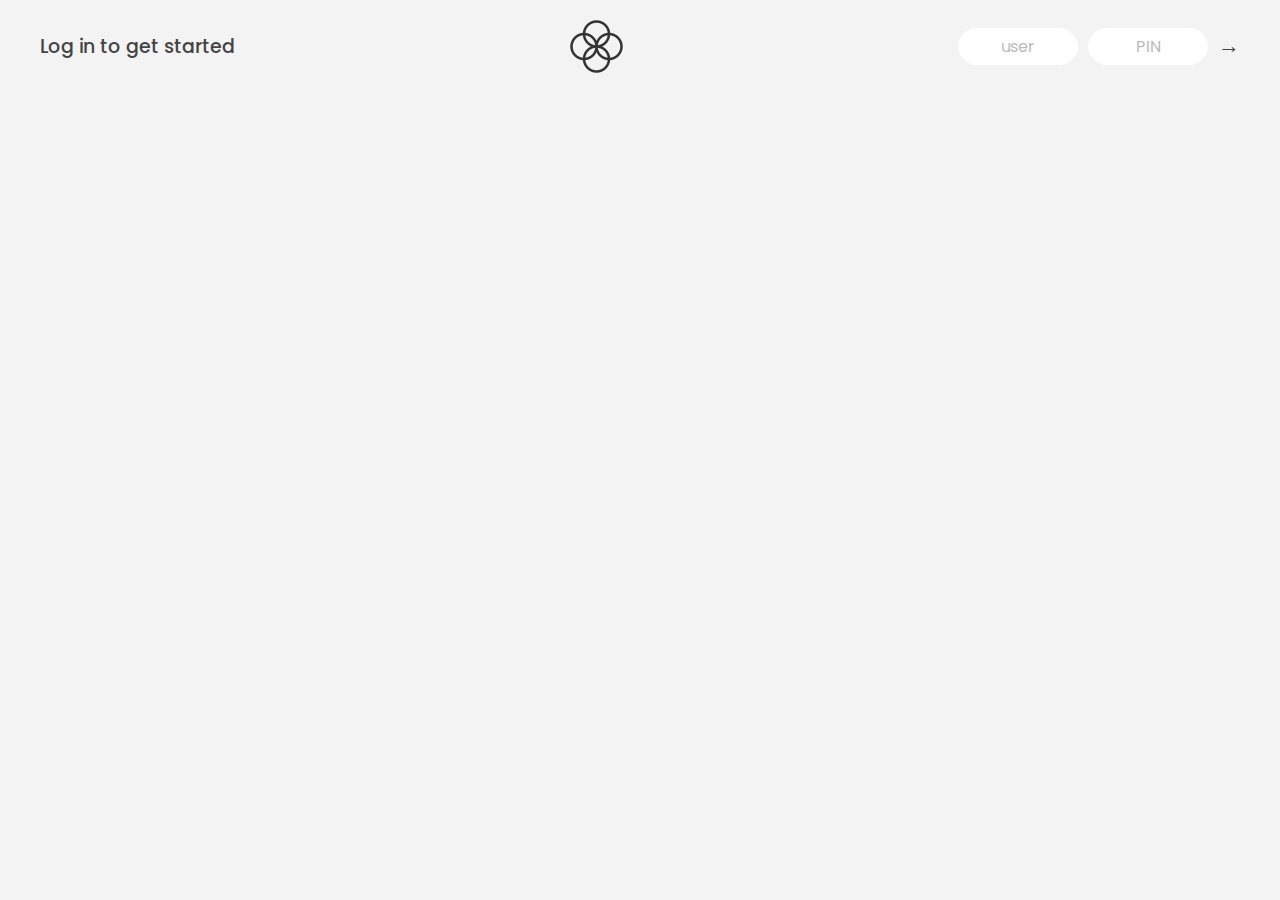
<file: Bankist2/index.html>
<!DOCTYPE html>
<html lang="en">
  <head>
    <meta charset="UTF-8" />
    <meta name="viewport" content="width=device-width, initial-scale=1.0" />
    <meta http-equiv="X-UA-Compatible" content="ie=edge" />
    <link rel="shortcut icon" type="image/png" href="/icon.png" />

    <link
      href="https://fonts.googleapis.com/css?family=Poppins:400,500,600&display=swap"
      rel="stylesheet"
    />

    <link rel="stylesheet" href="style.css" />
    <title>Bankist</title>
  </head>
  <body>
    <!-- TOP NAVIGATION -->
    <nav>
      <p class="welcome">Log in to get started</p>
      <img src="logo.png" alt="Logo" class="logo" />
      <form class="login">
        <input
          type="text"
          placeholder="user"
          class="login__input login__input--user"
        />
        <!-- In practice, use type="password" -->
        <input
          type="text"
          placeholder="PIN"
          maxlength="4"
          class="login__input login__input--pin"
        />
        <button class="login__btn">&rarr;</button>
      </form>
    </nav>

    <main class="app">
      <!-- BALANCE -->
      <div class="balance">
        <div>
          <p class="balance__label">Current balance</p>
          <p class="balance__date">
            As of <span class="date">05/03/2037</span>
          </p>
        </div>
        <p class="balance__value">0000€</p>
      </div>

      <!-- MOVEMENTS -->
      <div class="movements">
        <div class="movements__row">
          <div class="movements__type movements__type--deposit">2 deposit</div>
          <div class="movements__date">3 days ago</div>
          <div class="movements__value">4 000€</div>
        </div>
        <div class="movements__row">
          <div class="movements__type movements__type--withdrawal">
            1 withdrawal
          </div>
          <div class="movements__date">24/01/2037</div>
          <div class="movements__value">-378€</div>
        </div>
      </div>

      <!-- SUMMARY -->
      <div class="summary">
        <p class="summary__label">In</p>
        <p class="summary__value summary__value--in">0000€</p>
        <p class="summary__label">Out</p>
        <p class="summary__value summary__value--out">0000€</p>
        <p class="summary__label">Interest</p>
        <p class="summary__value summary__value--interest">0000€</p>
        <button class="btn--sort">&downarrow; SORT</button>
      </div>

      <!-- OPERATION: TRANSFERS -->
      <div class="operation operation--transfer">
        <h2>Transfer money</h2>
        <form class="form form--transfer">
          <input type="text" class="form__input form__input--to" />
          <input type="number" class="form__input form__input--amount" />
          <button class="form__btn form__btn--transfer">&rarr;</button>
          <label class="form__label">Transfer to</label>
          <label class="form__label">Amount</label>
        </form>
      </div>

      <!-- OPERATION: LOAN -->
      <div class="operation operation--loan">
        <h2>Request loan</h2>
        <form class="form form--loan">
          <input type="number" class="form__input form__input--loan-amount" />
          <button class="form__btn form__btn--loan">&rarr;</button>
          <label class="form__label form__label--loan">Amount</label>
        </form>
      </div>

      <!-- OPERATION: CLOSE -->
      <div class="operation operation--close">
        <h2>Close account</h2>
        <form class="form form--close">
          <input type="text" class="form__input form__input--user" />
          <input
            type="password"
            maxlength="6"
            class="form__input form__input--pin"
          />
          <button class="form__btn form__btn--close">&rarr;</button>
          <label class="form__label">Confirm user</label>
          <label class="form__label">Confirm PIN</label>
        </form>
      </div>

      <!-- LOGOUT TIMER -->
      <p class="logout-timer">
        You will be logged out in <span class="timer">05:00</span>
      </p>
    </main>

    <!-- <footer>
      &copy; by Jonas Schmedtmann. Don't claim as your own :)
    </footer> -->

    <script src="script.js"></script>
  </body>
</html>
</file>
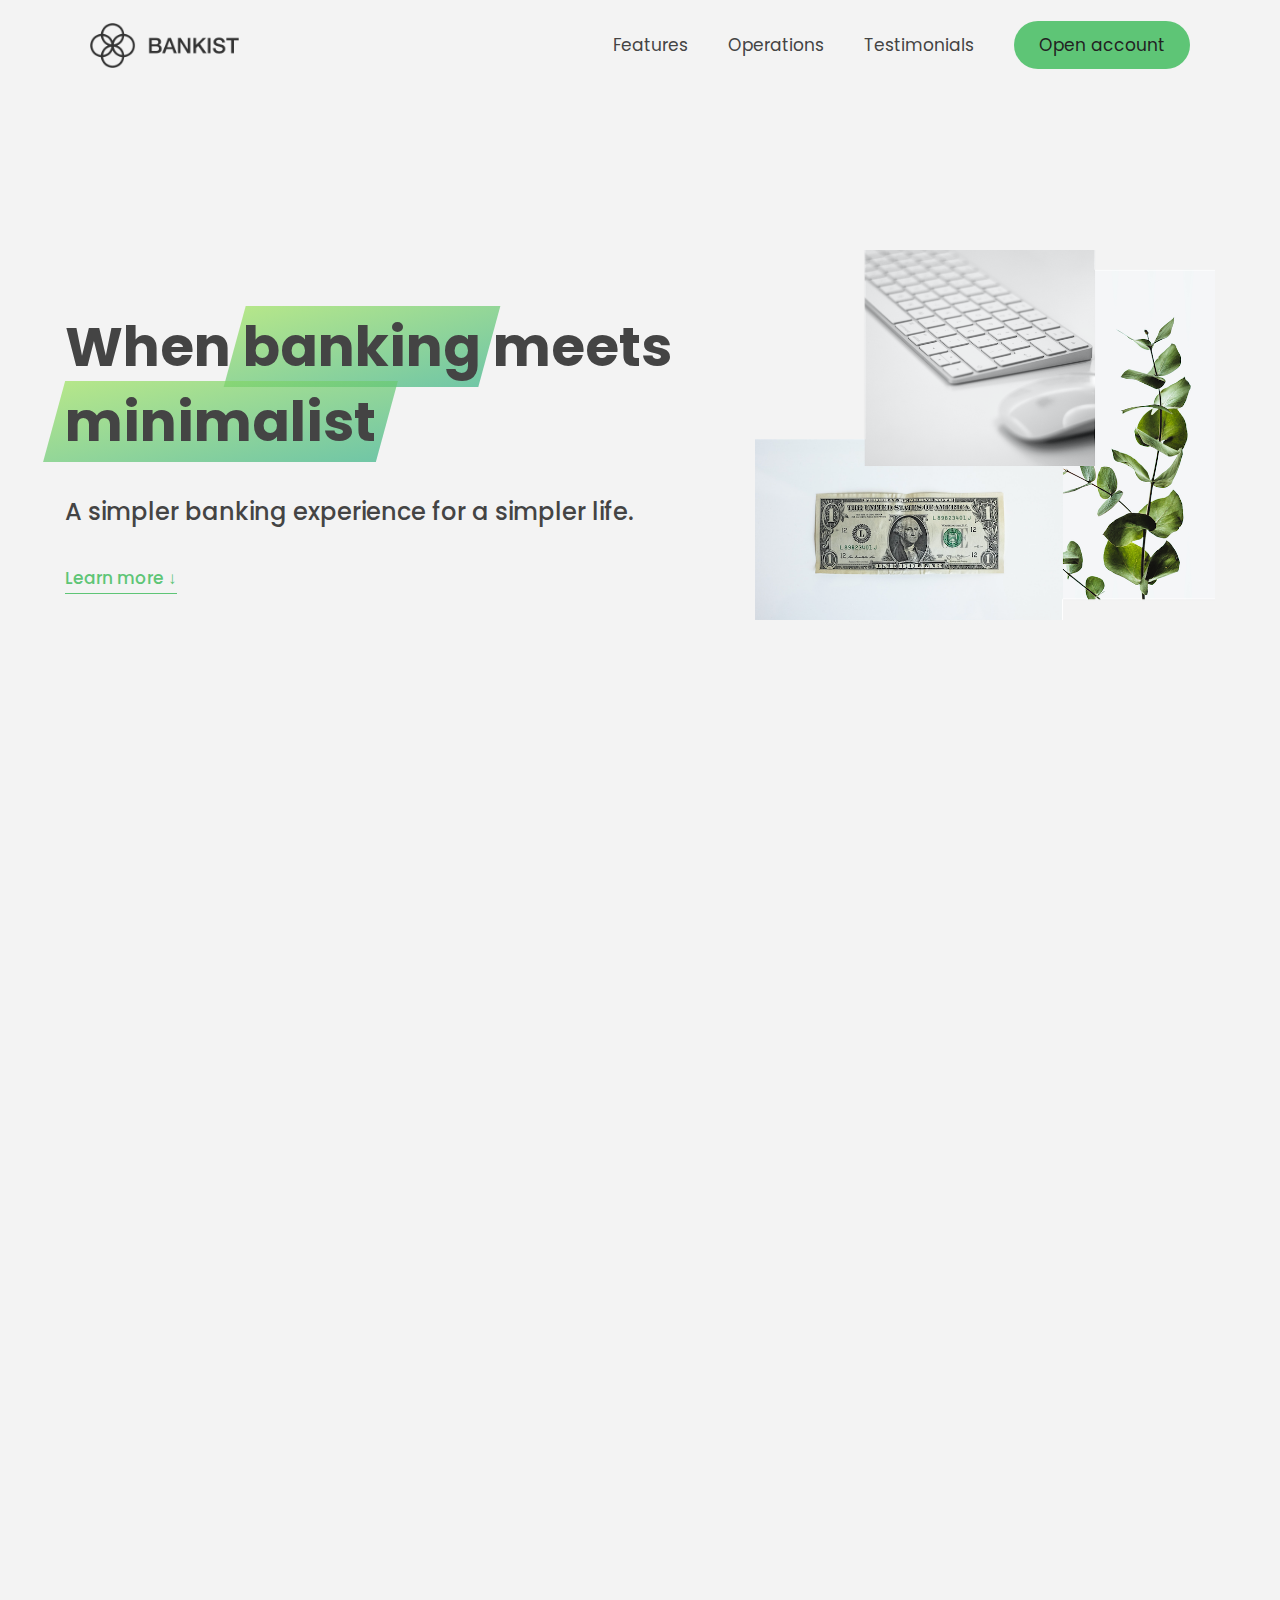
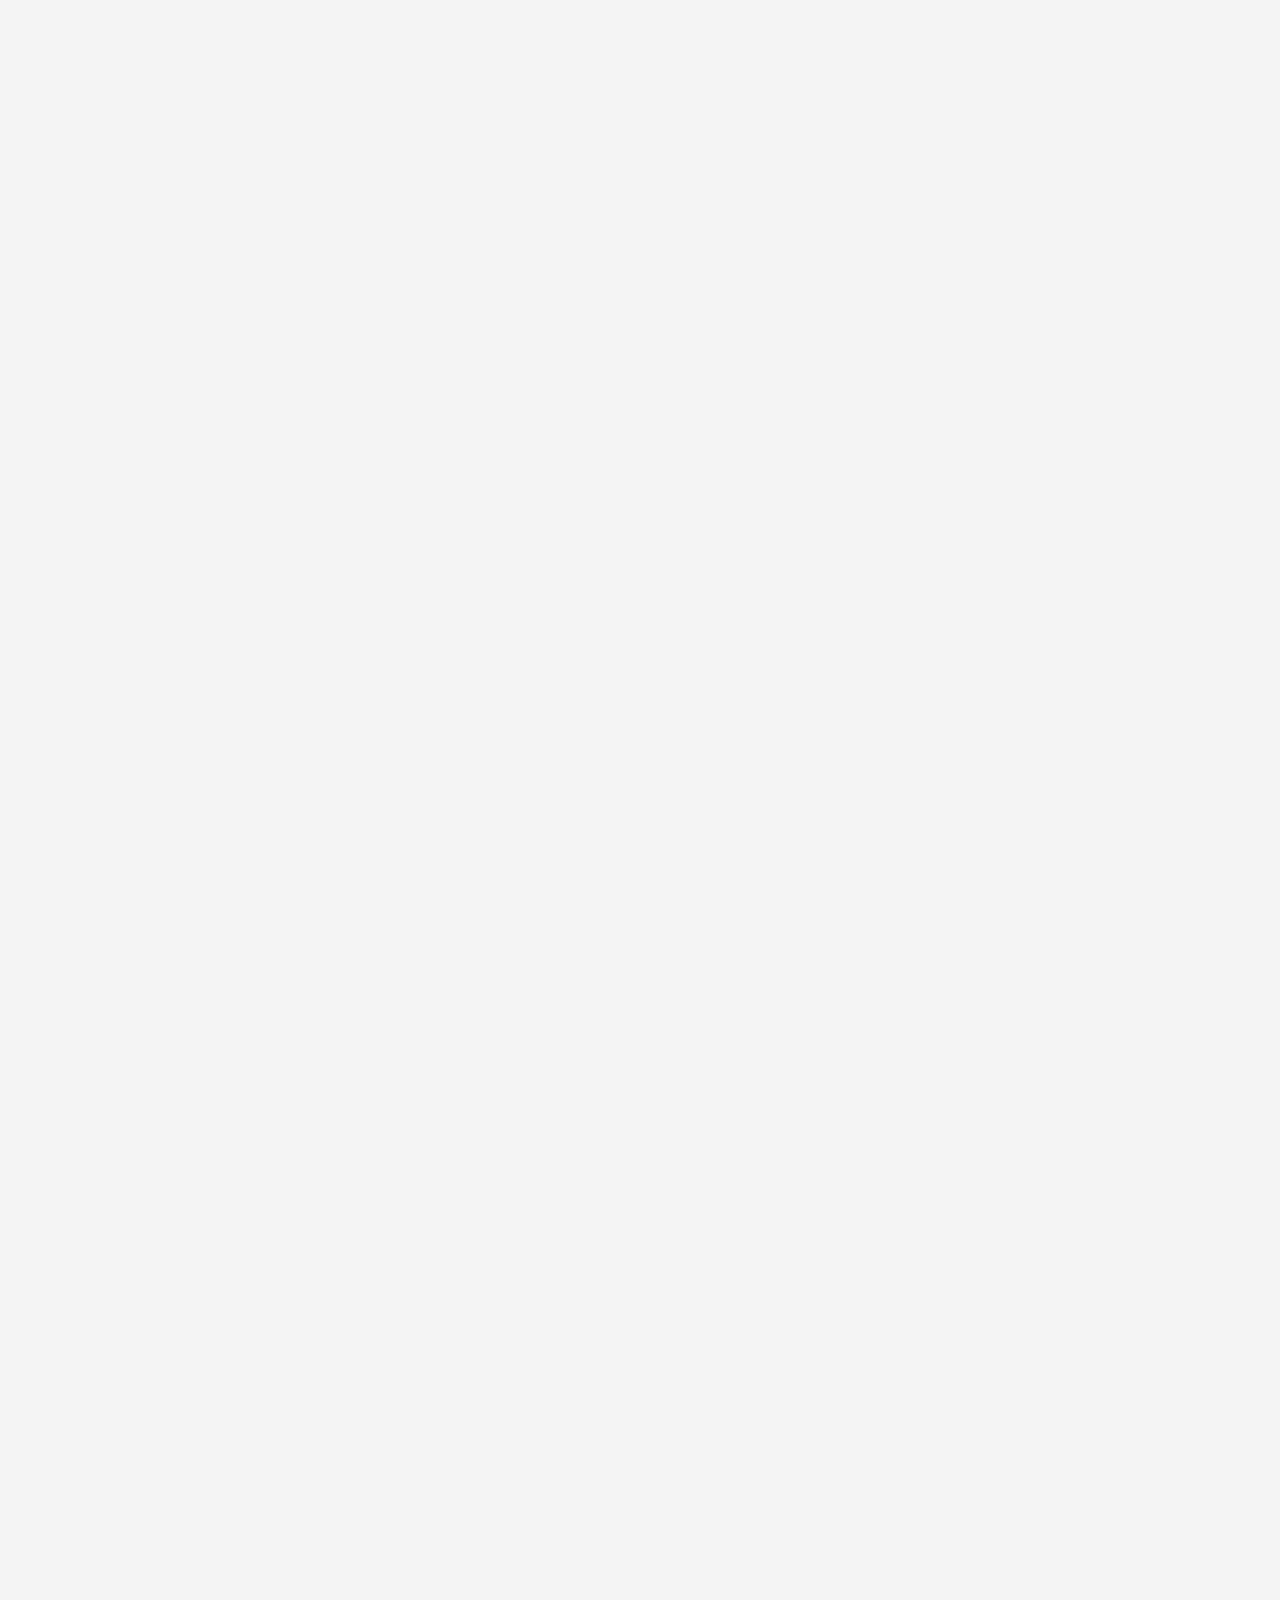
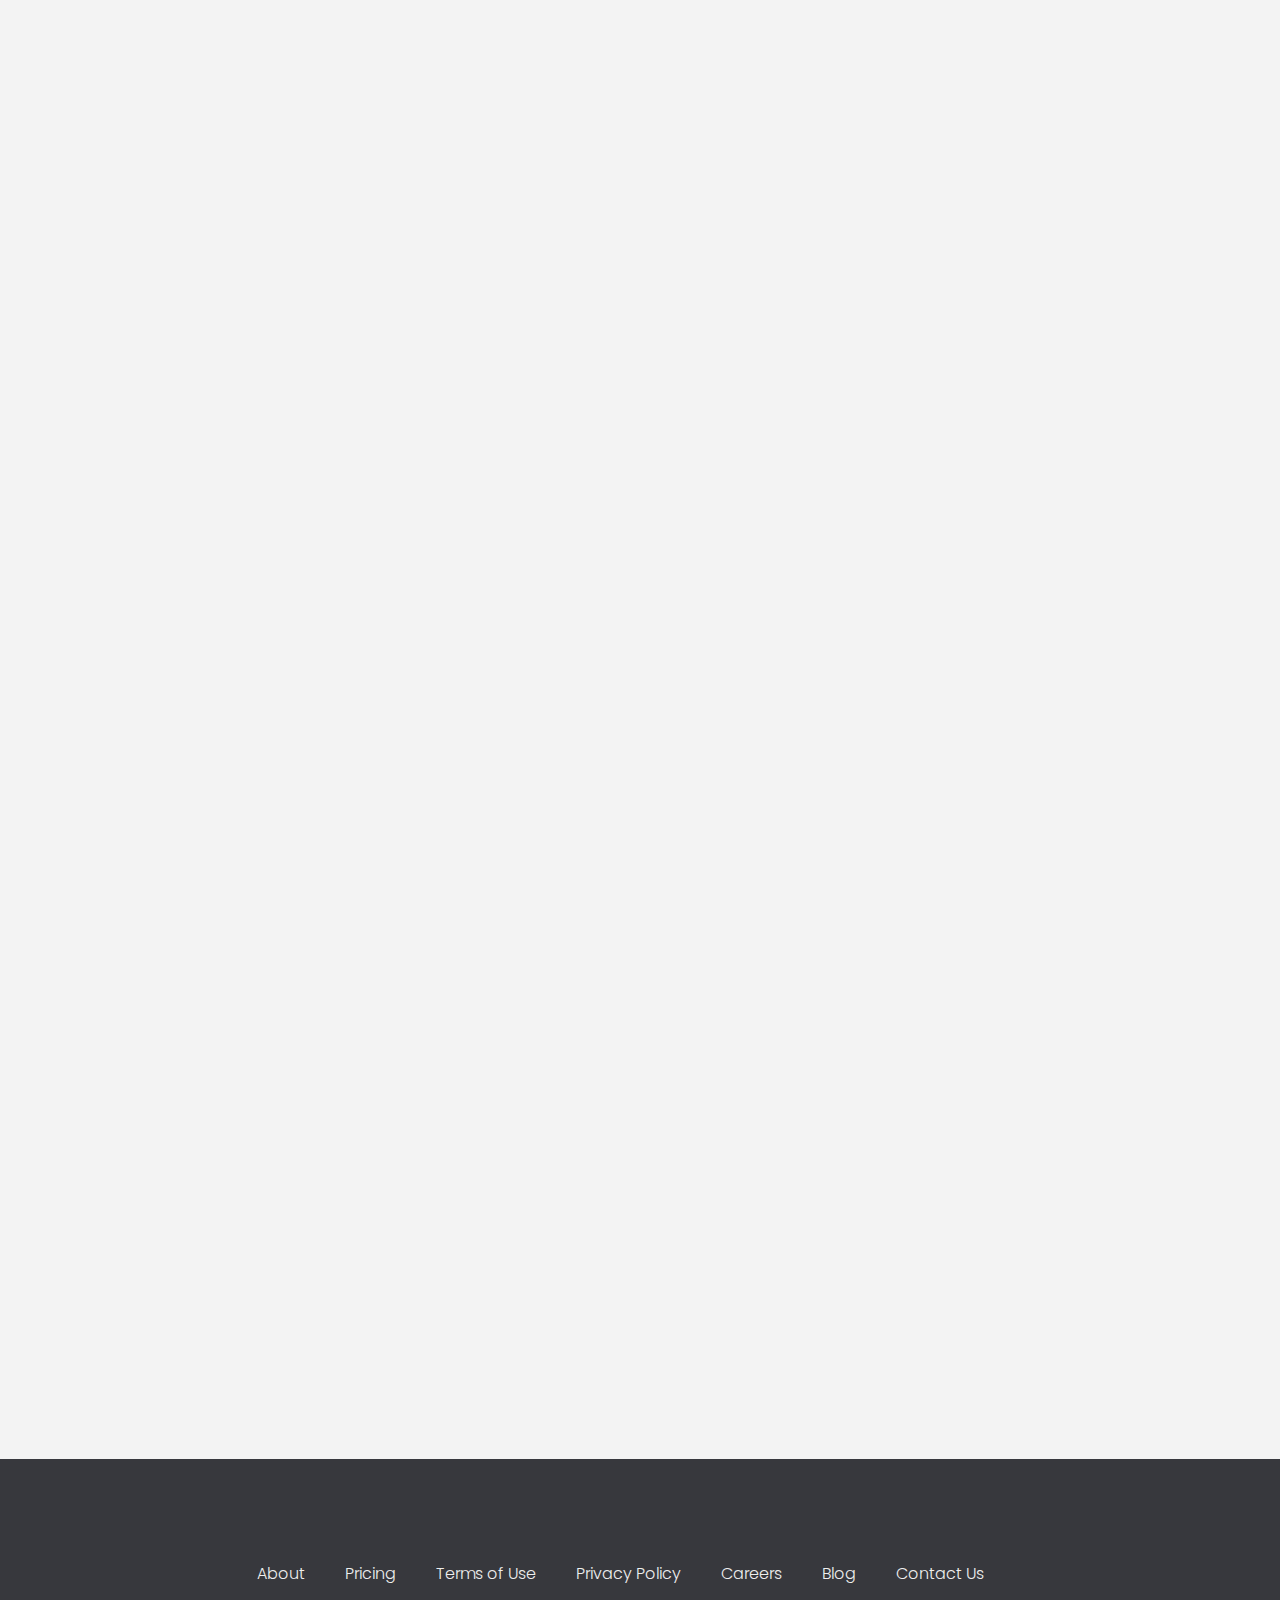
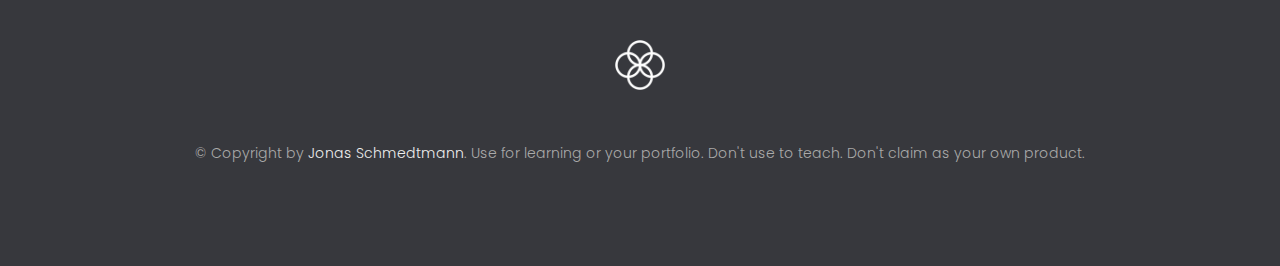
<file: DOM/index.html>
<!DOCTYPE html>
<html lang="en">
  <head>
    <meta charset="UTF-8" />
    <meta name="viewport" content="width=device-width, initial-scale=1.0" />
    <meta http-equiv="X-UA-Compatible" content="ie=edge" />
    <link rel="shortcut icon" type="image/png" href="img/icon.png" />

    <link
      href="https://fonts.googleapis.com/css?family=Poppins:300,400,500,600&display=swap"
      rel="stylesheet"
    />
    <link rel="stylesheet" href="style.css" />
    <title>Bankist | When Banking meets Minimalist</title>

    <script defer src="script.js"></script>
  </head>
  <body>
    <header class="header">
      <nav class="nav">
        <img
          src="img/logo.png"
          alt="Bankist logo"
          class="nav__logo"
          id="logo"
          designer="Jonas"
          data-version-number="3.0"
        />
        <ul class="nav__links">
          <li class="nav__item">
            <a class="nav__link" href="#section--1">Features</a>
          </li>
          <li class="nav__item">
            <a class="nav__link" href="#section--2">Operations</a>
          </li>
          <li class="nav__item">
            <a class="nav__link" href="#section--3">Testimonials</a>
          </li>
          <li class="nav__item">
            <a class="nav__link nav__link--btn btn--show-modal" href="#"
              >Open account</a
            >
          </li>
        </ul>
      </nav>

      <div class="header__title">
        <!-- <h1 onclick="alert('HTML alert')"> -->
        <h1>
          When
          <!-- Green highlight effect -->
          <span class="highlight">banking</span>
          meets<br />
          <span class="highlight">minimalist</span>
        </h1>
        <h4>A simpler banking experience for a simpler life.</h4>
        <button class="btn--text btn--scroll-to">Learn more &DownArrow;</button>
        <img
          src="img/hero.png"
          class="header__img"
          alt="Minimalist bank items"
        />
      </div>
    </header>

    <section class="section" id="section--1">
      <div class="section__title">
        <h2 class="section__description">Features</h2>
        <h3 class="section__header">
          Everything you need in a modern bank and more.
        </h3>
      </div>

      <div class="features">
        <img
          src="img/digital-lazy.jpg"
          data-src="img/digital.jpg"
          alt="Computer"
          class="features__img lazy-img"
        />
        <div class="features__feature">
          <div class="features__icon">
            <svg>
              <use xlink:href="img/icons.svg#icon-monitor"></use>
            </svg>
          </div>
          <h5 class="features__header">100% digital bank</h5>
          <p>
            Lorem ipsum dolor sit amet consectetur adipisicing elit. Unde alias
            sint quos? Accusantium a fugiat porro reiciendis saepe quibusdam
            debitis ducimus.
          </p>
        </div>

        <div class="features__feature">
          <div class="features__icon">
            <svg>
              <use xlink:href="img/icons.svg#icon-trending-up"></use>
            </svg>
          </div>
          <h5 class="features__header">Watch your money grow</h5>
          <p>
            Nesciunt quos autem dolorum voluptates cum dolores dicta fuga
            inventore ab? Nulla incidunt eius numquam sequi iste pariatur
            quibusdam!
          </p>
        </div>
        <img
          src="img/grow-lazy.jpg"
          data-src="img/grow.jpg"
          alt="Plant"
          class="features__img lazy-img"
        />

        <img
          src="img/card-lazy.jpg"
          data-src="img/card.jpg"
          alt="Credit card"
          class="features__img lazy-img"
        />
        <div class="features__feature">
          <div class="features__icon">
            <svg>
              <use xlink:href="img/icons.svg#icon-credit-card"></use>
            </svg>
          </div>
          <h5 class="features__header">Free debit card included</h5>
          <p>
            Quasi, fugit in cumque cupiditate reprehenderit debitis animi enim
            eveniet consequatur odit quam quos possimus assumenda dicta fuga
            inventore ab.
          </p>
        </div>
      </div>
    </section>

    <section class="section" id="section--2">
      <div class="section__title">
        <h2 class="section__description">Operations</h2>
        <h3 class="section__header">
          Everything as simple as possible, but no simpler.
        </h3>
      </div>

      <div class="operations">
        <div class="operations__tab-container">
          <button
            class="btn operations__tab operations__tab--1 operations__tab--active"
            data-tab="1"
          >
            <span>01</span>Instant Transfers
          </button>
          <button class="btn operations__tab operations__tab--2" data-tab="2">
            <span>02</span>Instant Loans
          </button>
          <button class="btn operations__tab operations__tab--3" data-tab="3">
            <span>03</span>Instant Closing
          </button>
        </div>
        <div
          class="operations__content operations__content--1 operations__content--active"
        >
          <div class="operations__icon operations__icon--1">
            <svg>
              <use xlink:href="img/icons.svg#icon-upload"></use>
            </svg>
          </div>
          <h5 class="operations__header">
            Tranfser money to anyone, instantly! No fees, no BS.
          </h5>
          <p>
            Lorem ipsum dolor sit amet, consectetur adipisicing elit, sed do
            eiusmod tempor incididunt ut labore et dolore magna aliqua. Ut enim
            ad minim veniam, quis nostrud exercitation ullamco laboris nisi ut
            aliquip ex ea commodo consequat.
          </p>
        </div>

        <div class="operations__content operations__content--2">
          <div class="operations__icon operations__icon--2">
            <svg>
              <use xlink:href="img/icons.svg#icon-home"></use>
            </svg>
          </div>
          <h5 class="operations__header">
            Buy a home or make your dreams come true, with instant loans.
          </h5>
          <p>
            Duis aute irure dolor in reprehenderit in voluptate velit esse
            cillum dolore eu fugiat nulla pariatur. Excepteur sint occaecat
            cupidatat non proident, sunt in culpa qui officia deserunt mollit
            anim id est laborum.
          </p>
        </div>
        <div class="operations__content operations__content--3">
          <div class="operations__icon operations__icon--3">
            <svg>
              <use xlink:href="img/icons.svg#icon-user-x"></use>
            </svg>
          </div>
          <h5 class="operations__header">
            No longer need your account? No problem! Close it instantly.
          </h5>
          <p>
            Excepteur sint occaecat cupidatat non proident, sunt in culpa qui
            officia deserunt mollit anim id est laborum. Ut enim ad minim
            veniam, quis nostrud exercitation ullamco laboris nisi ut aliquip ex
            ea commodo consequat.
          </p>
        </div>
      </div>
    </section>

    <section class="section" id="section--3">
      <div class="section__title section__title--testimonials">
        <h2 class="section__description">Not sure yet?</h2>
        <h3 class="section__header">
          Millions of Bankists are already making their lifes simpler.
        </h3>
      </div>

      <div class="slider">
        <div class="slide">
          <div class="testimonial">
            <h5 class="testimonial__header">Best financial decision ever!</h5>
            <blockquote class="testimonial__text">
              Lorem ipsum dolor sit, amet consectetur adipisicing elit.
              Accusantium quas quisquam non? Quas voluptate nulla minima
              deleniti optio ullam nesciunt, numquam corporis et asperiores
              laboriosam sunt, praesentium suscipit blanditiis. Necessitatibus
              id alias reiciendis, perferendis facere pariatur dolore veniam
              autem esse non voluptatem saepe provident nihil molestiae.
            </blockquote>
            <address class="testimonial__author">
              <img src="img/user-1.jpg" alt="" class="testimonial__photo" />
              <h6 class="testimonial__name">Aarav Lynn</h6>
              <p class="testimonial__location">San Francisco, USA</p>
            </address>
          </div>
        </div>

        <div class="slide">
          <div class="testimonial">
            <h5 class="testimonial__header">
              The last step to becoming a complete minimalist
            </h5>
            <blockquote class="testimonial__text">
              Quisquam itaque deserunt ullam, quia ea repellendus provident,
              ducimus neque ipsam modi voluptatibus doloremque, corrupti
              laborum. Incidunt numquam perferendis veritatis neque repellendus.
              Lorem, ipsum dolor sit amet consectetur adipisicing elit. Illo
              deserunt exercitationem deleniti.
            </blockquote>
            <address class="testimonial__author">
              <img src="img/user-2.jpg" alt="" class="testimonial__photo" />
              <h6 class="testimonial__name">Miyah Miles</h6>
              <p class="testimonial__location">London, UK</p>
            </address>
          </div>
        </div>

        <div class="slide">
          <div class="testimonial">
            <h5 class="testimonial__header">
              Finally free from old-school banks
            </h5>
            <blockquote class="testimonial__text">
              Debitis, nihil sit minus suscipit magni aperiam vel tenetur
              incidunt commodi architecto numquam omnis nulla autem,
              necessitatibus blanditiis modi similique quidem. Odio aliquam
              culpa dicta beatae quod maiores ipsa minus consequatur error sunt,
              deleniti saepe aliquid quos inventore sequi. Necessitatibus id
              alias reiciendis, perferendis facere.
            </blockquote>
            <address class="testimonial__author">
              <img src="img/user-3.jpg" alt="" class="testimonial__photo" />
              <h6 class="testimonial__name">Francisco Gomes</h6>
              <p class="testimonial__location">Lisbon, Portugal</p>
            </address>
          </div>
        </div>

        <button class="slider__btn slider__btn--left">&larr;</button>
        <button class="slider__btn slider__btn--right">&rarr;</button>
        <div class="dots"></div>
      </div>
    </section>

    <section class="section section--sign-up">
      <div class="section__title">
        <h3 class="section__header">
          The best day to join Bankist was one year ago. The second best is
          today!
        </h3>
      </div>
      <button class="btn btn--show-modal">Open your free account today!</button>
    </section>

    <footer class="footer">
      <ul class="footer__nav">
        <li class="footer__item">
          <a class="footer__link" href="#">About</a>
        </li>
        <li class="footer__item">
          <a class="footer__link" href="#">Pricing</a>
        </li>
        <li class="footer__item">
          <a class="footer__link" href="#">Terms of Use</a>
        </li>
        <li class="footer__item">
          <a class="footer__link" href="#">Privacy Policy</a>
        </li>
        <li class="footer__item">
          <a class="footer__link" href="#">Careers</a>
        </li>
        <li class="footer__item">
          <a class="footer__link" href="#">Blog</a>
        </li>
        <li class="footer__item">
          <a class="footer__link" href="#">Contact Us</a>
        </li>
      </ul>
      <img src="img/icon.png" alt="Logo" class="footer__logo" />
      <p class="footer__copyright">
        &copy; Copyright by
        <a
          class="footer__link twitter-link"
          target="_blank"
          href="https://twitter.com/jonasschmedtman"
          >Jonas Schmedtmann</a
        >. Use for learning or your portfolio. Don't use to teach. Don't claim
        as your own product.
      </p>
    </footer>

    <div class="modal hidden">
      <button class="btn--close-modal">&times;</button>
      <h2 class="modal__header">
        Open your bank account <br />
        in just <span class="highlight">5 minutes</span>
      </h2>
      <form class="modal__form">
        <label>First Name</label>
        <input type="text" />
        <label>Last Name</label>
        <input type="text" />
        <label>Email Address</label>
        <input type="email" />
        <button class="btn">Next step &rarr;</button>
      </form>
    </div>
    <div class="overlay hidden"></div>

    <!-- <script src="script.js"></script> -->
  </body>
</html>
</file>
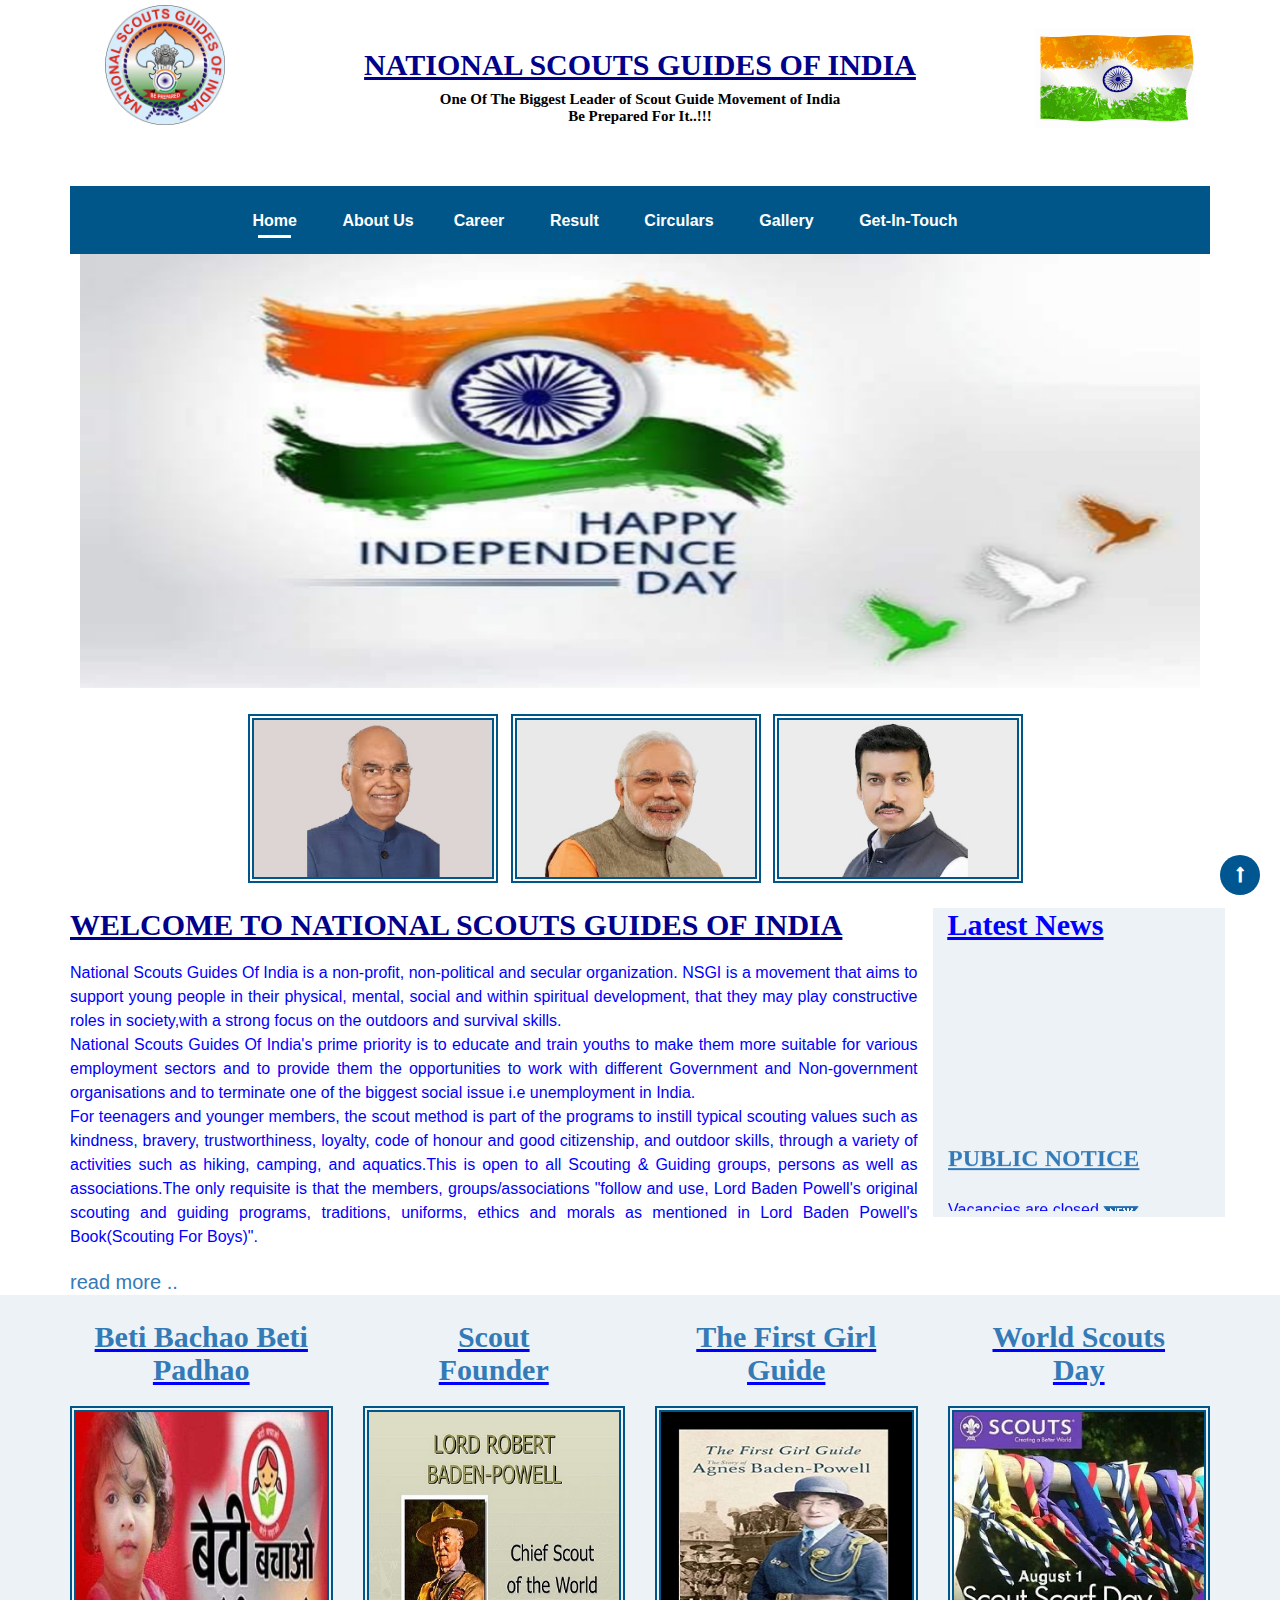
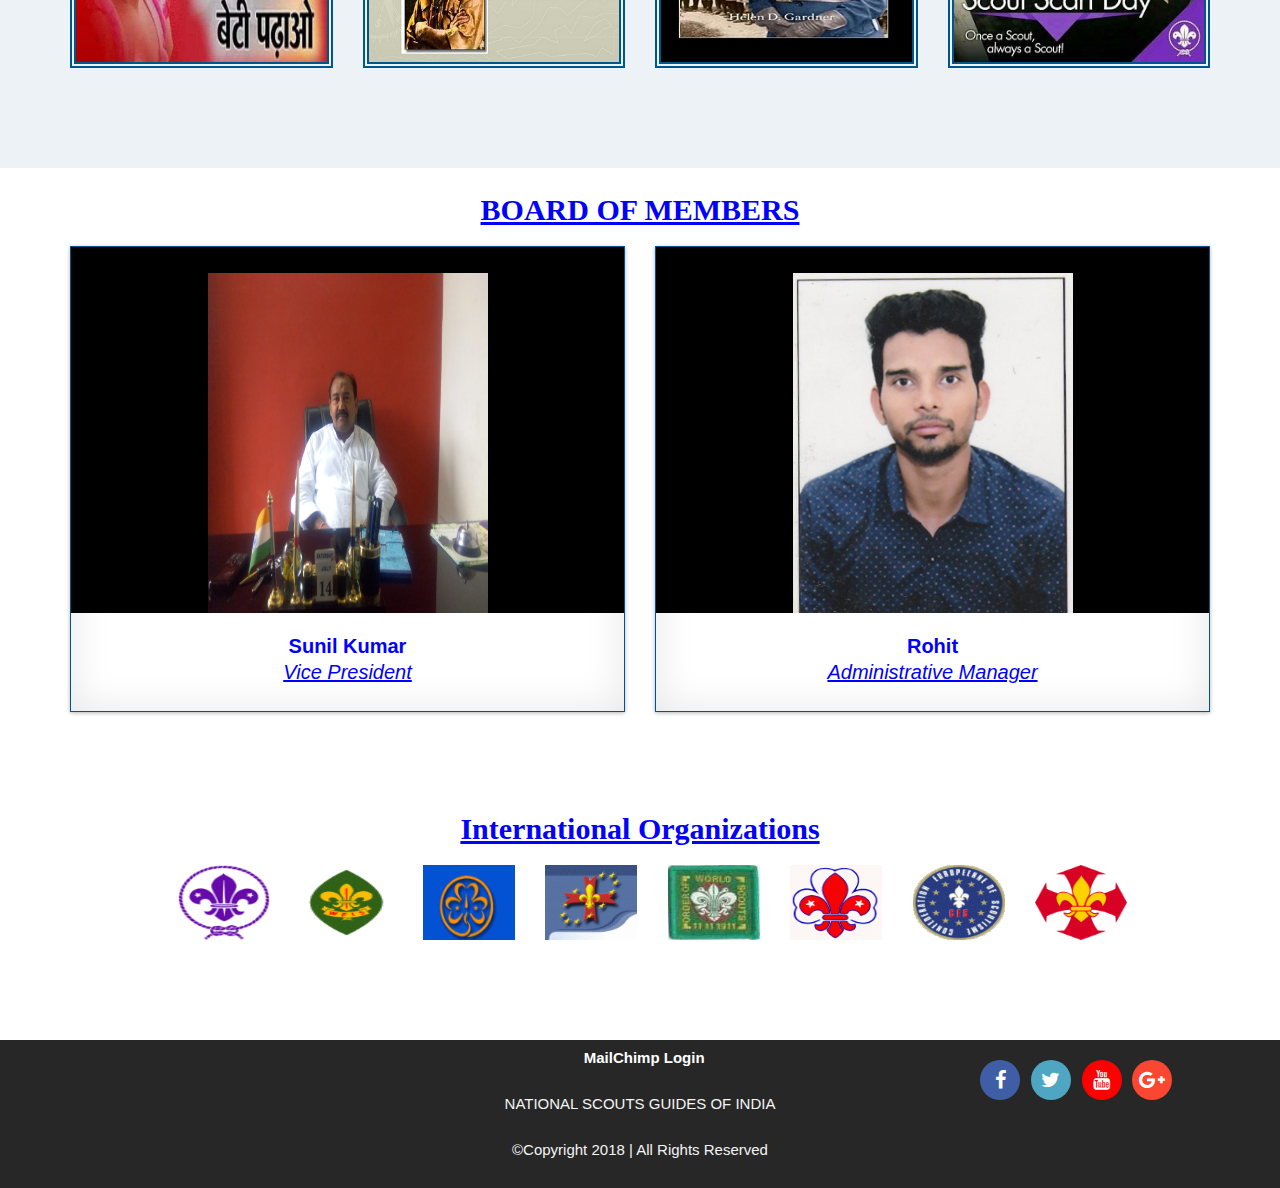
<file: NSGINDIA/index.html>
﻿<!DOCTYPE html>
<html lang="en" class=" js flexbox canvas canvastext webgl no-touch geolocation postmessage websqldatabase indexeddb hashchange history draganddrop websockets rgba hsla multiplebgs backgroundsize borderimage borderradius boxshadow textshadow opacity cssanimations csscolumns cssgradients cssreflections csstransforms csstransforms3d csstransitions fontface generatedcontent video audio localstorage sessionstorage webworkers applicationcache svg inlinesvg smil svgclippaths">
<head>
    <meta http-equiv="Content-Type" content="text/html; charset=UTF-8">
    <meta name="viewport" content="width=device-width,initial-scale=1.0">
    <meta name="description" content="National Scouts Guides Of India &nbsp;(NSGI) is a non-profit, non political and secular organization. NSGI is a movement that aims to support young people.Scouts Guides...">
    <meta name="keywords" content="National Scouts Guides Of India,nsgi,nsgindia,Scouts Guides,Scouts Training,Scout jobs,Scout Guide india,Scouts guides delhi,Scouts guides new delhi,scouting,girl scouts,boys scouts">
    <meta name="author" content="National Scouts Guides Of India">
    <!-- Favicon Icon -->
    <link rel="icon" sizes="152x152" href="logo.gif"><!-- Stylesheets Start -->
    <link href="bootstrap.min.css" rel="stylesheet">
    <link href="owl.carousel.min.css" rel="stylesheet">
    <link href="animate.css" rel="stylesheet">
    <link href="main.css" rel="stylesheet">
    <link href="style.css" rel="stylesheet">
    <link href="meanmenu.min.css" rel="stylesheet">
    <link href="responsive.css" rel="stylesheet">
    <link rel="canonical" href="http://nsgindia.org.in/index.html">
    <link rel="stylesheet" href="https://stackpath.bootstrapcdn.com/font-awesome/4.7.0/css/font-awesome.min.css">
    <!-- HTML5 shim and Respond.js for IE8 support of HTML5 elements and media queries --><!-- WARNING: Respond.js doesn't work if you view the page via file:// -->
    <title>Home | National Scouts Guides Of India</title>
</head>
<style>
.row{clear:both}
h2{
color:blue;
font-size:1.5em;
text-decoration:underline;
}
.menu nav ul li a{font-family:sans-serif;}
</style>
<body><!-- Header Start -->
<header>
        <div class="container">
           <div class="col-md-2"><center><img alt="nsgindialogo" class="log" id="top" href="logo" src="logo.gif"></center></div>
            <br>
            <div class="col-md-8" style="text-align:center;margin-top:22px;">
               <h1 style="font-size:30px;color:darkblue;margin:0px;font-family:algerian; ">NATIONAL SCOUTS GUIDES OF INDIA</h1>
                <h2 style="font-size: 15px;font-weight: bold;text-decoration:none;color:black;margin:10px;font-family:serif;">One Of The Biggest Leader of Scout Guide Movement of India<br>Be Prepared For It..!!!</h2>
                </div>
           <div class="col-md-2"><center><img alt="nationalflag" class="gif" src="sdfsd.gif"></center></div>
       </div>
<div class="hd-sec">
<div class="container">
    <div class="row">
        <div class="col-md-9">
            <br>
            <br>
            <div>

            </div>
        </div>

        <div class="col-md-3">
      
        </div>

        <div class="col-md-12">
            <div class="menu">
                <nav class="main-menu" id="main-menu" style="display:block;">
                    
                        <ul>
                            <li class="active"><a style="font-size:16px;" href="index.html">Home</a></li>
                            <li><a style="font-size:16px;" href="about.html">About us</a>
                            <li>
                                <a style="font-size:16px;" href="#">Career</a>
                                <ul>
                                    <li><a href="opportunities.html">Current Vacancies</a></li>
                                    <li><a href="system.html">Recruitment System</a></li>
                                </ul>
                            </li>
                            <li><a style="font-size:16px;" href="result.html">Result</a></li>
                            <li>
                                <a style="font-size:16px;" href="#">Circulars</a>
                                <ul>
                                    <li><a href="RTI_Application_Form.pdf">Right to Information</a></li>
                                    <li><a href="application.pdf" target="_blank">Job Application Form</a></li>
                                </ul>
                            </li>
                            <li>
                                <a style="font-size:16px;" href="#">Gallery</a>
                                <ul>
                                    <li><a href="gallery.html">Photo Gallery</a></li>
                                    <li><a href="video.html">Videos</a></li>
                                </ul>
                            </li>

                            <li><a style="font-size:16px;" href="contact.php">Get-in-Touch</a></li>
                        </ul>
                    </nav>
            </div>
        </div>
    </div>
</div>
</div>
</div>
<!-- Header End --></header>
<!-- Header End --><!-- Slider Section Start -->

<div style="padding:0px; margin:0px; background-color:#fff;font-family:arial,helvetica,sans-serif,verdana,'Open Sans'">

    <!-- #region Jssor Slider Begin -->
    <!-- Generator: Jssor Slider Maker -->
    <!-- Source: https://www.jssor.com -->
    <script src="jssor.slider-27.1.0.min.js" type="text/javascript"></script>
    <script type="text/javascript">
        jssor_1_slider_init = function() {

            var jssor_1_SlideoTransitions = [
              [{b:0,d:600,y:-290,e:{y:27}}],
              [{b:0,d:1000,y:185},{b:1000,d:500,o:-1},{b:1500,d:500,o:1},{b:2000,d:1500,r:360},{b:3500,d:1000,rX:30},{b:4500,d:500,rX:-30},{b:5000,d:1000,rY:30},{b:6000,d:500,rY:-30},{b:6500,d:500,sX:1},{b:7000,d:500,sX:-1},{b:7500,d:500,sY:1},{b:8000,d:500,sY:-1},{b:8500,d:500,kX:30},{b:9000,d:500,kX:-30},{b:9500,d:500,kY:30},{b:10000,d:500,kY:-30},{b:10500,d:500,c:{x:125.00,t:-125.00}},{b:11000,d:500,c:{x:-125.00,t:125.00}}],
              [{b:0,d:600,x:535,e:{x:27}}],
              [{b:-1,d:1,o:-1},{b:0,d:600,o:1,e:{o:5}}],
              [{b:-1,d:1,c:{x:250.0,t:-250.0}},{b:0,d:800,c:{x:-250.0,t:250.0},e:{c:{x:7,t:7}}}],
              [{b:-1,d:1,o:-1},{b:0,d:600,x:-570,o:1,e:{x:6}}],
              [{b:-1,d:1,o:-1,r:-180},{b:0,d:800,o:1,r:180,e:{r:7}}],
              [{b:0,d:1000,y:80,e:{y:24}},{b:1000,d:1100,x:570,y:170,o:-1,r:30,sX:9,sY:9,e:{x:2,y:6,r:1,sX:5,sY:5}}],
              [{b:2000,d:600,rY:30}],
              [{b:0,d:500,x:-105},{b:500,d:500,x:230},{b:1000,d:500,y:-120},{b:1500,d:500,x:-70,y:120},{b:2600,d:500,y:-80},{b:3100,d:900,y:160,e:{y:24}}],
              [{b:0,d:1000,o:-0.4,rX:2,rY:1},{b:1000,d:1000,rY:1},{b:2000,d:1000,rX:-1},{b:3000,d:1000,rY:-1},{b:4000,d:1000,o:0.4,rX:-1,rY:-1}]
            ];

            var jssor_1_options = {
              $AutoPlay: 1,
              $Idle: 2000,
              $CaptionSliderOptions: {
                $Class: $JssorCaptionSlideo$,
                $Transitions: jssor_1_SlideoTransitions,
                $Breaks: [
                  [{d:2000,b:1000}]
                ]
              },
              $ArrowNavigatorOptions: {
                $Class: $JssorArrowNavigator$
              },
              $BulletNavigatorOptions: {
                $Class: $JssorBulletNavigator$
              }
            };

            var jssor_1_slider = new $JssorSlider$("jssor_1", jssor_1_options);

            /*#region responsive code begin*/

            var MAX_WIDTH = 1120;

            function ScaleSlider() {
                var containerElement = jssor_1_slider.$Elmt.parentNode;
                var containerWidth = containerElement.clientWidth;

                if (containerWidth) {

                    var expectedWidth = Math.min(MAX_WIDTH || containerWidth, containerWidth);

                    jssor_1_slider.$ScaleWidth(expectedWidth);
                }
                else {
                    window.setTimeout(ScaleSlider, 30);
                }
            }

            ScaleSlider();

            $Jssor$.$AddEvent(window, "load", ScaleSlider);
            $Jssor$.$AddEvent(window, "resize", ScaleSlider);
            $Jssor$.$AddEvent(window, "orientationchange", ScaleSlider);
            /*#endregion responsive code end*/
        };
    </script>
    <link href="https://fonts.googleapis.com/css?family=Oswald:200,300,regular,500,600,700&subset=latin-ext,vietnamese,latin,cyrillic" rel="stylesheet" type="text/css" />
    <style>
        /*jssor slider loading skin spin css*/
        .jssorl-009-spin img {
            animation-name: jssorl-009-spin;
            animation-duration: 1.6s;
            animation-iteration-count: infinite;
            animation-timing-function: linear;
        }

        @keyframes jssorl-009-spin {
            from { transform: rotate(0deg); }
            to { transform: rotate(360deg); }
        }

        /*jssor slider bullet skin 052 css*/
        .jssorb052 .i {position:absolute;cursor:pointer;}
        .jssorb052 .i .b {fill:#000;fill-opacity:0.3;}
        .jssorb052 .i:hover .b {fill-opacity:.7;}
        .jssorb052 .iav .b {fill-opacity: 1;}
        .jssorb052 .i.idn {opacity:.3;}

        /*jssor slider arrow skin 053 css*/
        .jssora053 {display:block;position:absolute;cursor:pointer;}
        .jssora053 .a {fill:none;stroke:#fff;stroke-width:640;stroke-miterlimit:10;}
        .jssora053:hover {opacity:.8;}
        .jssora053.jssora053dn {opacity:.5;}
        .jssora053.jssora053ds {opacity:.3;pointer-events:none;}
    </style>
    <div id="jssor_1" style="position:relative;margin:0 auto;top:0px;left:0px;width:980px;height:380px;overflow:hidden;visibility:hidden;">
        <!-- Loading Screen -->
        <div data-u="loading" class="jssorl-009-spin" style="position:absolute;top:0px;left:0px;width:100%;height:100%;text-align:center;background-color:rgba(0,0,0,0.7);">
           
        </div>
        <div data-u="slides" style="cursor:default;position:relative;top:0px;left:0px;width:980px;height:380px;overflow:hidden;">
            <div data-p="170.00">
                <img data-u="image" alt="happy_independence_day" src="hid.jpg" />
            </div>
            <div data-p="170.00">
                <img data-u="image" alt="Swachbharat" src="001.jpg" />
            </div>
            <div data-p="170.00">
                <img data-u="image" alt="Certificate_of_vigilance" src="COV.jpg" />
            </div>
            <div data-p="170.00">
                <img data-u="image" alt="Unityispower" src="002.jpg" />
            </div>
            <div data-p="170.00">
                <img data-u="image" alt="scoutsalute" src="003.jpg" />
            </div>
            <div data-p="170.00">
                <img data-u="image" alt="Betibachao" src="004.jpg" />
            </div>
            <div data-p="170.00">
                <img data-u="image" alt="betipadhao" src="005.jpg" />
            </div>
            <div data-p="170.00">
                <img data-u="image" alt="samridhbharat" src="006.jpg" />
            </div>


        </div>
            </div>
        </div>
       
        <!-- Arrow Navigator -->
       
    </div>
    <script type="text/javascript">jssor_1_slider_init();</script></div>
		<br>
    <!-- #endregion Jssor Slider End -->
<!-- Slider Section End --><!-- About Start -->
<center>
        <img style="border: 6px double #005689;width:250px;" alt="President" src="img1.jpg">&nbsp;&nbsp;
        <img style="border: 6px double #005689;width:250px;" alt="PM" src="img2.jpg">&nbsp;&nbsp;
        <img style="border: 6px double #005689;width:250px;" alt="SportsMinister" src="img3.jpg">&nbsp;&nbsp;
    </center>
    <div class="about-sec pt-100">
        <div class="container">
            <div class="row">
                <div class="col-md-9">
                        <h2 style="color:darkblue;">WELCOME TO NATIONAL SCOUTS GUIDES OF INDIA</h2>
                        <p align="justify"></p>

                         <p align="justify" style="line-height:1.5;color:blue;font-size:16px;">National Scouts Guides Of India is a non-profit, non-political and secular organization. NSGI is a movement that aims to support young people in their physical, mental, social and within spiritual development, that they may play constructive roles in society,with a strong focus on the outdoors and survival skills.<br>National Scouts Guides Of India's prime priority is to educate and train youths to make them more suitable for various employment sectors and to provide them the opportunities to work with different Government and Non-government organisations and to terminate one of the biggest social issue i.e unemployment in India.<br>For teenagers and younger members, the scout method is part of the programs to instill typical scouting values such as kindness, bravery, trustworthiness, loyalty, code of honour and good citizenship, and outdoor skills, through a variety of activities such as hiking, camping, and aquatics.This is open to all Scouting &amp; Guiding groups, persons as well as associations.The only requisite is that the members, groups/associations &quot;follow and use, Lord Baden Powell's original scouting and guiding programs, traditions, uniforms, ethics and morals as mentioned in Lord Baden Powell's Book(Scouting For Boys)&quot;.</p>
                        <a href="http://nsgindia.org.in/about.html">read more ..</a>
                 
                </div>
                <div class="col-md-3" style="    background: #edf2f6;">
                    <h2><u><b>Latest News</b></u></h2>
                    <marquee direction="up" onmouseout="start();" onmouseover="stop();" scrollamount="7" style="height:250px">
                        <h4 style=" margin: 0 ;font-size:24px;"><a href="#"><u><b>PUBLIC NOTICE</b></u></a></h4><br>
                        <p style="color:blue;font-size:16px;">Vacancies are closed.<img alt="new" src="icn.gif"><br><br>We will update, when more Vacancies will be available<br><br>Training Session for selected candidates will begin from <br>5/09/18.</p><h3><a href="http://nsgindia.org.in/opportunities.html">-Click to Know More.</a></h3><p></p>
                        <br>
                        <br>
                    </marquee>
                </div>
            </div>
        </div>
    </div>
    <!-- About End --><!-- Faq Section Start -->
    <center>
        <div class="faq-sec pt-100 pb-100">
            <div class="container">
                <div class="row">
                    <div class="col-md-3">
                        <div class="faq-sec">
                            <div class="sec-title">
                                <center><h2><a href="https://en.wikipedia.org/wiki/Beti_Bachao,_Beti_Padhao_Yojana" target="_blank">Beti Bachao Beti Padhao</a></h2></center>
                            </div>
                            <img class="img-responsive" alt="betibachao" src="006.jpg" style="border: 6px double #005689;">
                        </div>
                    </div>

                    <div class="col-md-3">
                        <div class="faq-sec">
                            <div class="sec-title">
                                <center><h2><a style="padding-bottom:10px;" href="https://en.wikipedia.org/wiki/Robert_Baden-Powell,_1st_Baron_Baden-Powell" target="_blank">Scout<br> Founder</a></h2></center>
                            </div>
                            <img class="img-responsive" alt="fatherofscouting" src="baden-powell-1-728.jpg" style="border: 6px double #005689;">
                        </div>
                    </div>
                    <div class="col-md-3">
                        <div class="faq-sec">
                            <div class="sec-title">
                                <center><h2><a href="https://en.wikipedia.org/wiki/Agnes_Baden-Powell#The_Guide_movement" target="_blank">The First Girl Guide</a></h2></center>
                            </div>
                            <img class="img-responsive" alt="motherofguiding" src="fdfd.jpg" style="border: 6px double #005689;">
                        </div>
                    </div>
                    <div class="col-md-3">
                        <div class="faq-sec">
                            <div class="sec-title">
                                <center><h2><a href="https://en.wikipedia.org/wiki/Scouts%27_Day" target="_blank">World Scouts<br> Day</a></h2></center>
                            </div>
                            <img class="img-responsive" alt="worldscoutsday" src="20012018111013.jpg" style="border: 6px double #005689;">

                        </div>
                    </div>
                </div>
            </div>
        </div>

        <!-- Faq Section End --><!-- Blog Section Start -->
        <div class="blog-sec pt-100">
            <div class="container">
                <div class="row">
                    <div class="col-md-12">
                        <div class="sec-title">
                            <h2><span>BOARD OF MEMBERS</span></h2>
                        </div>
                    </div>
                </div>
                <div class="row">
                    <div class="col-md-6 filtr-item criminal_law">
                        <div class="single-post">
                            <div class="gallery-item" style="background-color:#000000;">
                                <br>
                                <center><img alt="vice_president" src="img.jpg" style="width: 280px;height: 340px;"></center>
                                <div>
                                    <div class="gallery-overlay-text"></div>
                                </div>
                            </div>
                            <div class="media-body">
                                <div>
                                    <p style="font-size: 22px;"></p>
                                    <center><b style="color:blue;">Sunil Kumar</b></center>
                                    <center><i><u style="color:blue;">Vice President</u></i></center><br>
                                </div>
                            </div>
                        </div>
                    </div>
                    <div class="col-md-6 filtr-item criminal_law">
                        <div class="single-post">
                            <div class="gallery-item" style="background-color:#000000;">
                                <br>
                                <center><img alt="Admin" src="download.jpg" style="width: 280px;height: 340px;"></center>
                                <div>
                                    <div class="gallery-overlay-text"></div>
                                </div>
                            </div>
                            <div class="media-body">
                                <div>
                                    <p style="font-size: 22px;"></p>
                                    <center><b style="color:blue;">Rohit</b></center>
                                    <center><i><u style="color:blue;">Administrative Manager</u></i></center><br>
                                </div>
                            </div>
                        </div>
                    </div>
                </div>
            </div>
        </div>
        <!-- Blog Section End --><!-- All Patner Section Start -->
        <div class="all-patner-sec">
            <div class="container">
                <div class="row">
                    <div class="col-md-12">
                        <div class="sec-title">
                            <h2><span>International Organizations </span></h2>
                        </div>
                    </div>
                </div>
                <div class="row">
                    <div class="col-md-12">
                        <center><img alt="scouting_for_all" src="28022018105110.gif" style="width:92px;height:75px;margin-left: 25px;"> <img alt="wfis" src="28022018105114.gif" style="width:92px;height:75px;margin-left: 25px;"> <img alt="wosm" src="28022018105118.gif" style="width:92px;height:75px;margin-left: 25px;"> <img alt="scoutsguides" src="28022018105121.gif" style="width:92px;height:75px;margin-left: 25px;"> <img alt="worldscouts" src="28022018105125.jpg" style="width:92px;height:75px;margin-left: 25px;"> <img alt="guides" src="28022018105131.gif" style="width:92px;height:75px;margin-left: 25px;"> <img alt="ces" src="28022018105134.gif" style="width:92px;height:75px;margin-left: 25px;"> <img alt="wearescouts" src="28022018105138.png" style="width:92px;height:75px;margin-left: 25px;"></center>
                    </div>
                </div>
            </div>
        </div>
   
        <!-- All Patner Section End --><!-- Footer Section Start -->
        <footer class="footer1">
            <!-- Footer Top Section Start -->
            <div class="footer-sec">
                <div class="container">
                    <div class="row">
                        <div class="col-md-3 "></div>
                        <div class="col-md-6 ">
                            <section class="block block-block clearfix" id="block-block-12">
                                <p style="text-align: center;">&nbsp;<strong> <a href="https://login.mailchimp.com/?logout=1&wcookie=5807f81b9665f0b320c1" style="color: #fff;" target="_blank">MailChimp Login</a></strong></p>
                                <p class="ppp" style="text-align: center;"> NATIONAL SCOUTS GUIDES OF INDIA</p>
                                <p class="ccc" style="text-align: center;">©Copyright 2018 | All Rights Reserved</p>
                            </section>
                        </div>
                        <div class="col-md-3 ">
                            <div class="footer-social">
                                <center>
                                    <ul style="padding-bottom:10px;">
                                        <li><a href="https://www.facebook.com" target="_blank"><i class="fa fa-facebook" style="background:#405ea5;"></i></a></li>
                                        <li><a href="https://twitter.com/" target="_blank"><i class="fa fa-twitter" style="background:#4fa6c2;"></i></a></li>
                                        <li><a href="https://www.youtube.com/" target="_blank"><i class="fa fa-youtube" style="background:red;"></i></a></li>
                                        <li><a href="https://plus.google.com/" target="_blank"><i class="fa fa-google-plus" style="background:#fb4732;"></i></a></li>
                                    </ul>
                                </center>
                            </div>
                        </div>
                    </div>
                </div>
            </div>
            
        </footer>
        <!-- Footer Section End --><!-- Scripts Js Start -->
        <script src="jquery-2.2.4.min.js.download"></script>
        <script src="bootstrap.min.js.download"></script>
        <script src="isotope.pkgd.min.js.download"></script>
        <script src="jquery.magnific-popup.min.js.download"></script>
        <script src="owl.carousel.min.js.download"></script>
        <script src="owl.animate.js.download"></script>
        <script src="jquery.scrollUp.min.js.download"></script>
        <script src="jquery.counterup.min.js.download">
        </script>
        <script src="modernizr.min.js.download"></script>
        <script src="waypoints.min.js.download"></script>
        <script src="jquery.meanmenu.min.js.download"></script>
        <script src="custom.js.download"></script>
        <script type='application/ld+json'>
            {
            "@context": "http://www.schema.org",
            "@type": "Organization",
            "name": "National Scouts Guides Of India",
            "url": "http://nsgindia.org.in",
            "logo": "http://nsgindia.org.in/logo.gif",
            "image": "http://nsgindia.org.in/logo.gif",
            "description": "National Scouts Guides Of India &nbsp;(NSGI) is a non-profit, non political and secular organization. NSGI is a movement that aims to support young people in their physical, mental and spiritual development, that they may play constructive roles in society, with a strong focus on the outdoors and survival skills.",
            "address": {
            "@type": "PostalAddress",
            "streetAddress": "B-16 Kiran Garden Uttam Nagar",
            "addressLocality": "New Delhi",
            "addressRegion": "Delhi",
            "postalCode": "110059",
            "addressCountry": "India"
            },
            "contactPoint": {
            "@type": "ContactPoint",
            "contactType": "customer support",
            "telephone": "[+91-9315377801]",
            "email": "info.nsgindia@yahoo.com"
            }
            }
        </script>
        <!-- Scripts Js End -->
        <a id="scrollUp" href="http://nsgindia.org.in/#top" style="position: fixed; z-index: 2147483647; display: block;"><i class="fa fa-long-arrow-up"></i></a>
</body></html>
</file>
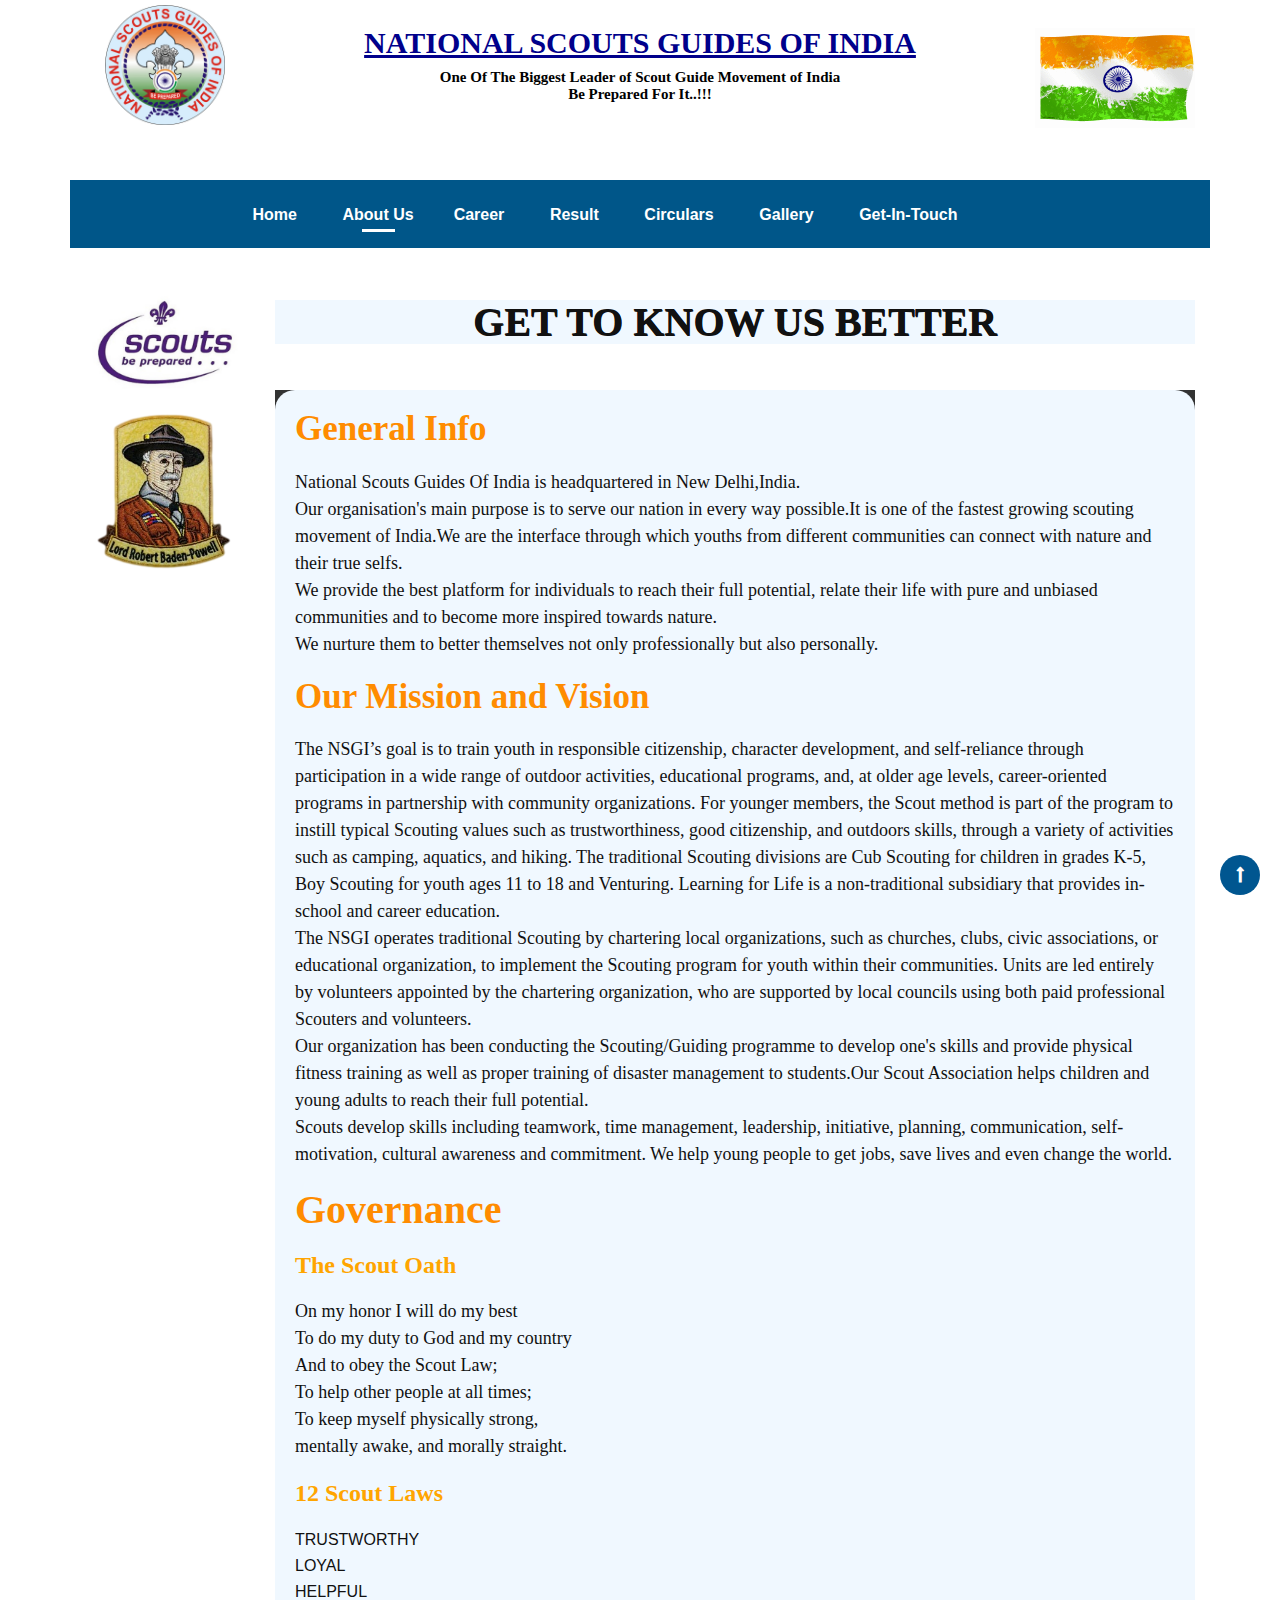
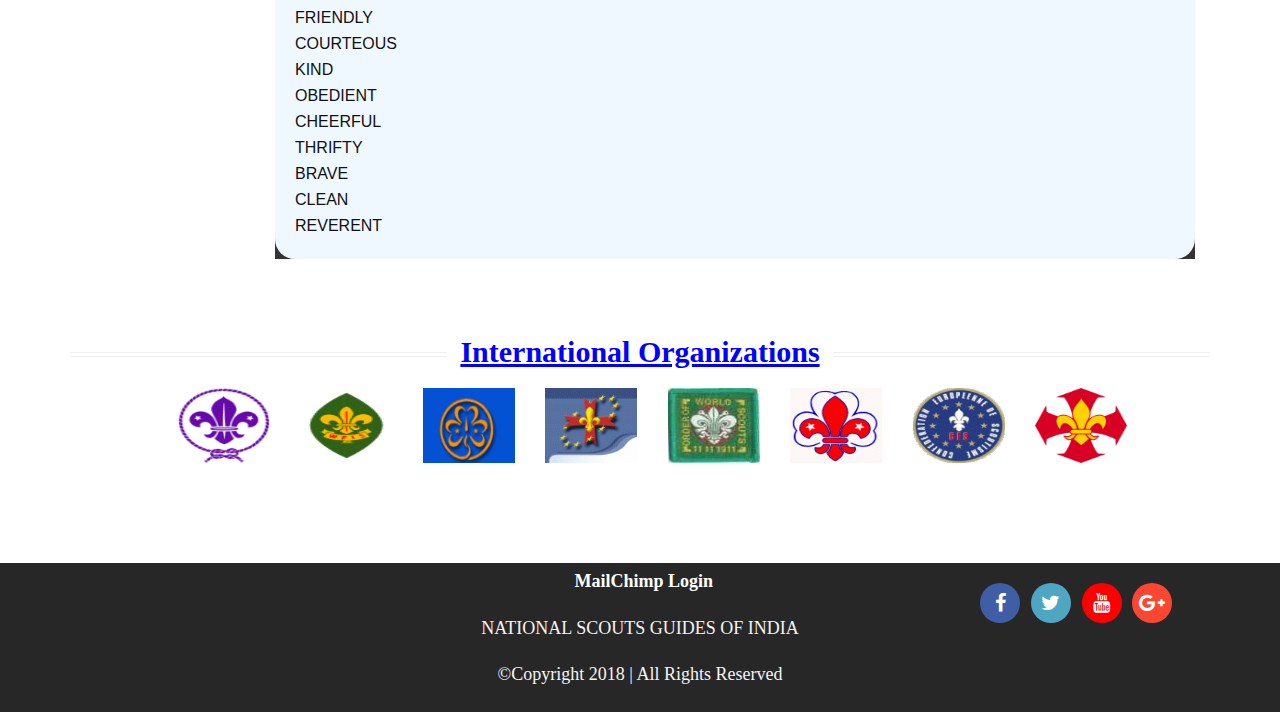
<file: NSGINDIA/about.html>
﻿<!DOCTYPE html>
<html lang="en" class=" js flexbox canvas canvastext webgl no-touch geolocation postmessage websqldatabase indexeddb hashchange history draganddrop websockets rgba hsla multiplebgs backgroundsize borderimage borderradius boxshadow textshadow opacity cssanimations csscolumns cssgradients cssreflections csstransforms csstransforms3d csstransitions fontface generatedcontent video audio localstorage sessionstorage webworkers applicationcache svg inlinesvg smil svgclippaths">
<head>
    <meta http-equiv="Content-Type" content="text/html; charset=UTF-8">
    <meta name="viewport" content="width=device-width,initial-scale=1.0">
    <meta name="description" content="We welcome you to National Scouts Guides of India with warm hearts and cheers. You getting selected in our organisation is a honourable moment itself....">
    <meta name="keywords" content="National Scouts Guides Of India Results,nsgi result">
    <meta name="author" content="National Scouts Guides Of India">
    <!-- Favicon Icon -->
    <link rel="icon" sizes="152x152" href="logo.gif"><!-- Stylesheets Start -->
    <link href="bootstrap.min.css" rel="stylesheet">
    <link href="main.css" rel="stylesheet">
    <link href="style.css" rel="stylesheet">
    <link href="meanmenu.min.css" rel="stylesheet">
    <link href="responsive.css" rel="stylesheet">
    <link rel="canonical" href="http://nsgindia.org.in/index.html">
    <link rel="stylesheet" href="https://stackpath.bootstrapcdn.com/font-awesome/4.7.0/css/font-awesome.min.css"><!-- HTML5 shim and Respond.js for IE8 support of HTML5 elements and media queries --><!-- WARNING: Respond.js doesn't work if you view the page via file:// -->
    <title>About | National Scouts Guides Of India</title>
</head>
<style>
p{font-size:18px;font-family:open-sans;}
.style{background-color:#333;}
summary{font-size:16px;}
.menu nav ul li a{font-family:sans-serif;}
</style>
<body>
 <header>
      <div class="container">
           <div class="col-md-2"><center><img alt="nsgindialogo" class="log" id="top" href="logo" src="logo.gif"></center></div>
            <br>
            <div class="col-md-8" style="text-align:center;">
               <h1 style="font-size:30px;color:darkblue;margin:0px;font-family:algerian; ">NATIONAL SCOUTS GUIDES OF INDIA</h1>
                <h2 style="font-size: 15px;font-weight: bold;text-decoration:none;color:black;margin:10px;font-family:serif;">One Of The Biggest Leader of Scout Guide Movement of India<br>Be Prepared For It..!!!</h2>
                </div>
           <div class="col-md-2"><center><img alt="nationalflag" class="gif" src="sdfsd.gif"></center></div>
       </div>
        <div class="hd-sec">
            <div class="container">
                <div class="row">
                    <div class="col-md-9">
                        <br>
                        <br>
                        <div>
                        </div>
                    </div>
                    <div class="col-md-3">
                        </div>
                        <div class="col-md-12">
                            <div class="menu">
                                <nav class="main-menu" id="main-menu" style="display: block;">
                                    
                                        <ul>
                                            <li><a style="font-size:16px;" href="index.html">Home</a></li>
                                            <li class="active"><a style="font-size:16px;" href="about.html">About us</a>
                                            <li>
                                                <a style="font-size:16px;" href="#">Career</a>
                                                <ul>
                                                    <li><a href="opportunities.html">Current Vacancies</a></li>
                                                    <li><a href="system.html">Recruitment System</a></li>
                                                </ul>
                                            </li>
                                            <li><a style="font-size:16px;" href="result.html">Result</a></li>
                                            <li>
                                                <a style="font-size:16px;" href="#">Circulars</a>
                                                <ul>
                                                    <li><a href="RTI_Application_Form.pdf">Right to Information</a></li>
                                                    <li><a href="application.pdf" target="_blank">Job Application Form</a></li>
                                                </ul>
                                            </li>
                                            <li>
                                                <a style="font-size:16px;" href="#">Gallery</a>
                                                <ul>
                                                    <li><a href="gallery.html">Photo Gallery</a></li>
                                                    <li><a href="video.html">Videos</a></li>
                                                </ul>
                                            </li>

                                            <li><a style="font-size:16px;" href="contact.php">Get-in-Touch</a></li>
                                        </ul>
                                    </nav>
                            </div>
                        </div>
                    </div>
            </div>
        </div>
        </div>
        <!-- Header End -->
    </header><br><div class="container">
    <div class="col-md-2">
                         <img alt="scout" src="scout.jpg">
                        <center> <img alt="lord" src="lord.png"></center>
         </div>
    <div class="col-md-10">
        <br>
        <h4 style="text-shadow:0.5px 0.5px 0.5px;font-size:40px; font-weight: 800;text-align:center;background-color:aliceblue;color:#111;">
            GET TO KNOW US BETTER
        </h4><br>
        <div class="style"><section style="background-color:aliceblue;color:#111;border-radius:20px;padding:20px;">
            <h2 style="font-size:35px;color:darkorange;">General Info</h2>
            <p style="line-height:1.5;">National Scouts Guides Of India is headquartered in New Delhi,India.<br>Our organisation's main purpose is to serve our nation in every way possible.It is one of the fastest growing scouting movement of India.We are the interface through which youths from different communities can connect with nature and their true selfs.<br>We provide the best platform for individuals&nbsp;to reach their full potential, relate their life with pure and unbiased communities and&nbsp;to become more inspired towards nature.<br>We nurture them to better themselves not only professionally but also personally.</p>
            <h2 style="font-size:35px;color:darkorange;">Our Mission and Vision</h2>
            <p style="line-height:1.5;">The NSGI’s goal is to train youth in responsible citizenship, character development, and self-reliance through participation in a wide range of outdoor activities, educational programs, and, at older age levels, career-oriented programs in partnership with community organizations. For younger members, the Scout method is part of the program to instill typical Scouting values such as trustworthiness, good citizenship, and outdoors skills, through a variety of activities such as camping, aquatics, and hiking.
                The traditional Scouting divisions are Cub Scouting for children in grades K-5, Boy Scouting for youth ages 11 to 18 and Venturing. Learning for Life is a non-traditional subsidiary that provides in-school and career education.<br>
                The NSGI operates traditional Scouting by chartering local organizations, such as churches, clubs, civic associations, or educational organization, to implement the Scouting program for youth within their communities. Units are led entirely by volunteers appointed by the chartering organization, who are supported by local councils using both paid professional Scouters and volunteers.<br>Our organization has been conducting the Scouting/Guiding programme to develop one's skills and provide physical fitness training as well as proper training of disaster management to students.Our Scout Association helps children and young adults to reach their full potential.<br>Scouts develop skills including teamwork, time management, leadership, initiative, planning, communication, self-motivation, cultural awareness and commitment. We help young people to get jobs, save lives and even&nbsp;change&nbsp;the world.
            </p>
            <h2 style="font-size:40px;color:darkorange;">Governance</h2>
            <h4>The Scout Oath</h4>
            <p style="line-height:1.5;">On my honor I will do my best<br>To do my duty to God and my country<br>And to obey the Scout Law;<br>To help other people at all times;<br>To keep myself physically strong,<br>mentally awake, and morally straight.</p>
            <h4>12 Scout Laws</h4>
            <details close>
                <summary>TRUSTWORTHY</summary>
                <p>A Scout tells the truth and keeps his promises. People can depend on him.</p>
            </details>
            <details close>
                <summary>LOYAL</summary>
                <p>A Scout is true to his family, friends, Scout leaders, school, and country.</p>
            </details>
            <details close>
                <summary>HELPFUL</summary>
                <p>A Scout volunteers to help others without expecting a reward.</p>
            </details>
            <details close>
                <summary>FRIENDLY</summary>
                <p>	A Scout is a friend to everyone, even people who are very different from him.</p>
            </details>
            <details close>
                <summary>COURTEOUS</summary>
                <p>A Scout is polite to everyone and always uses good manners.</p>
            </details>
            <details close>
                <summary>KIND</summary>
                <p>A Scout treats others as he wants to be treated. He never harms or kills any living thing without good reason</p>
            </details>
            <details close>
                <summary>OBEDIENT</summary>
                <p>A Scout follows the rules of his family, school, and pack. He obeys the laws of his community and country.</p>
            </details>
            <details close>
                <summary>CHEERFUL</summary>
                <p>A Scout looks for the bright side of life. He cheerfully does tasks that come his way. He tries to make others happy.</p>
            </details>
            <details close>
                <summary>THRIFTY</summary>
                <p>A Scout works to pay his way. He uses time, property, and natural resources wisely.</p>
            </details>
            <details close>
                <summary>BRAVE</summary>
                <p>A Scout can face danger even if he is afraid. He stands for what is right even if others laugh at him</p>
            </details>
            <details close>
                <summary>CLEAN</summary>
                <p>A Scout keeps his body and mind fit. He helps keep his home and community clean.</p>
            </details>
            <details close>
                <summary>REVERENT</summary>
                <p style="padding-bottom:30px;">A Scout is reverent toward God. He is faithful in his religious duties. He respects the beliefs of others.</p>
            </details>
    </div></section></div></div>
    <div class="all-patner-sec">
        <div class="container">
            <div class="row">
                <div class="col-md-12">
                    <div class="sec-title">
                        <br>
                        <h1><span>International Organizations </span></h1>
                    </div>
                </div>
            </div>
            <div class="row">
                <div class="col-md-12">
                    <center><img alt="" src="28022018105110.gif" style="width:92px;height:75px;margin-left: 25px;"> <img alt="" src="28022018105114.gif" style="width:92px;height:75px;margin-left: 25px;"> <img alt="" src="28022018105118.gif" style="width:92px;height:75px;margin-left: 25px;"> <img alt="" src="28022018105121.gif" style="width:92px;height:75px;margin-left: 25px;"> <img alt="" src="28022018105125.jpg" style="width:92px;height:75px;margin-left: 25px;"> <img alt="" src="28022018105131.gif" style="width:92px;height:75px;margin-left: 25px;"> <img alt="" src="28022018105134.gif" style="width:92px;height:75px;margin-left: 25px;"> <img alt="" src="28022018105138.png" style="width:92px;height:75px;margin-left: 25px;"></center>
                </div>
            </div>
        </div>
    </div>
    <!-- All Patner Section End --><!-- Footer Section Start -->
    <footer class="footer1">
        <!-- Footer Top Section Start -->
        <div class="footer-sec">
            <div class="container">
                <div class="row">
                    <div class="col-md-3 "></div>
                    <div class="col-md-6 ">
                        <section style="text-align:center;" class="block block-block clearfix" id="block-block-12">
                            <p>&nbsp;<strong> <a href="https://login.mailchimp.com/?logout=1&wcookie=5807f81b9665f0b320c1" style="color: #fff;font-size:18px;" target="_blank">MailChimp Login</a></strong></p>
                            <p style="font-size:18px;"> NATIONAL SCOUTS GUIDES OF INDIA</p>
                            <p style="font-size:18px;">&copy;Copyright 2018 | All Rights Reserved</p>
                        </section>
                    </div>
                    <div class="col-md-3 ">
                        <div class="footer-social">
                            <center>
                                <ul style="padding-bottom:10px;">
                                    <li><a href="https://www.facebook.com" target="_blank"><i class="fa fa-facebook" style="background:#405ea5;"></i></a></li>
                                    <li><a href="https://twitter.com/" target="_blank"><i class="fa fa-twitter" style="background:#4fa6c2;"></i></a></li>
                                    <li><a href="https://www.youtube.com/" target="_blank"><i class="fa fa-youtube" style="background:red;"></i></a></li>
                                    <li><a href="https://plus.google.com/" target="_blank"><i class="fa fa-google-plus" style="background:#fb4732;"></i></a></li>
                                </ul>
                            </center>
                        </div>
                    </div>
                </div>
            </div>
        </div>
        <!-- Footer Top Section End --><!-- Footer Bottom Section Start -->
       
    </footer>
    <!-- Footer Section End --><!-- Scripts Js Start -->
    <script src="jquery-2.2.4.min.js.download"></script>
    <script src="bootstrap.min.js.download"></script>
    <script src="isotope.pkgd.min.js.download"></script>
    <script src="jquery.magnific-popup.min.js.download"></script>
    <script src="owl.carousel.min.js.download"></script>
    <script src="owl.animate.js.download"></script>
    <script src="jquery.scrollUp.min.js.download"></script>
    <script src="jquery.counterup.min.js.download">
    </script>
    <script src="modernizr.min.js.download"></script>
    <script src="waypoints.min.js.download"></script>
    <script src="jquery.meanmenu.min.js.download"></script>
    <script src="custom.js.download"></script><!-- Scripts Js End -->
    <a id="scrollUp" href="" style="position: fixed; z-index: 2147483647; display: block;"><i class="fa fa-long-arrow-up"></i></a>
</body>
</html>
</file>
<file: Bankist2/style.css>
/*
 * Use this CSS to learn some intersting techniques,
 * in case you're wondering how I built the UI.
 * Have fun! 😁
 */

* {
  margin: 0;
  padding: 0;
  box-sizing: inherit;
}

html {
  font-size: 62.5%;
  box-sizing: border-box;
}

body {
  font-family: 'Poppins', sans-serif;
  color: #444;
  background-color: #f3f3f3;
  height: 100vh;
  padding: 2rem;
}

nav {
  display: flex;
  justify-content: space-between;
  align-items: center;
  padding: 0 2rem;
}

.welcome {
  font-size: 1.9rem;
  font-weight: 500;
}

.logo {
  height: 5.25rem;
}

.login {
  display: flex;
}

.login__input {
  border: none;
  padding: 0.5rem 2rem;
  font-size: 1.6rem;
  font-family: inherit;
  text-align: center;
  width: 12rem;
  border-radius: 10rem;
  margin-right: 1rem;
  color: inherit;
  border: 1px solid #fff;
  transition: all 0.3s;
}

.login__input:focus {
  outline: none;
  border: 1px solid #ccc;
}

.login__input::placeholder {
  color: #bbb;
}

.login__btn {
  border: none;
  background: none;
  font-size: 2.2rem;
  color: inherit;
  cursor: pointer;
  transition: all 0.3s;
}

.login__btn:hover,
.login__btn:focus,
.btn--sort:hover,
.btn--sort:focus {
  outline: none;
  color: #777;
}

/* MAIN */
.app {
  position: relative;
  max-width: 100rem;
  margin: 4rem auto;
  display: grid;
  grid-template-columns: 4fr 3fr;
  grid-template-rows: auto repeat(3, 15rem) auto;
  gap: 2rem;

  /* NOTE This creates the fade in/out anumation */
  opacity: 0;
  transition: all 1s;
}

.balance {
  grid-column: 1 / span 2;
  display: flex;
  align-items: flex-end;
  justify-content: space-between;
  margin-bottom: 2rem;
}

.balance__label {
  font-size: 2.2rem;
  font-weight: 500;
  margin-bottom: -0.2rem;
}

.balance__date {
  font-size: 1.4rem;
  color: #888;
}

.balance__value {
  font-size: 4.5rem;
  font-weight: 400;
}

/* MOVEMENTS */
.movements {
  grid-row: 2 / span 3;
  background-color: #fff;
  border-radius: 1rem;
  overflow: scroll;
}

.movements__row {
  padding: 2.25rem 4rem;
  display: flex;
  align-items: center;
  border-bottom: 1px solid #eee;
}

.movements__type {
  font-size: 1.1rem;
  text-transform: uppercase;
  font-weight: 500;
  color: #fff;
  padding: 0.1rem 1rem;
  border-radius: 10rem;
  margin-right: 2rem;
}

.movements__date {
  font-size: 1.1rem;
  text-transform: uppercase;
  font-weight: 500;
  color: #666;
}

.movements__type--deposit {
  background-image: linear-gradient(to top left, #39b385, #9be15d);
}

.movements__type--withdrawal {
  background-image: linear-gradient(to top left, #e52a5a, #ff585f);
}

.movements__value {
  font-size: 1.7rem;
  margin-left: auto;
}

/* SUMMARY */
.summary {
  grid-row: 5 / 6;
  display: flex;
  align-items: baseline;
  padding: 0 0.3rem;
  margin-top: 1rem;
}

.summary__label {
  font-size: 1.2rem;
  font-weight: 500;
  text-transform: uppercase;
  margin-right: 0.8rem;
}

.summary__value {
  font-size: 2.2rem;
  margin-right: 2.5rem;
}

.summary__value--in,
.summary__value--interest {
  color: #66c873;
}

.summary__value--out {
  color: #f5465d;
}

.btn--sort {
  margin-left: auto;
  border: none;
  background: none;
  font-size: 1.3rem;
  font-weight: 500;
  cursor: pointer;
}

/* OPERATIONS */
.operation {
  border-radius: 1rem;
  padding: 3rem 4rem;
  color: #333;
}

.operation--transfer {
  background-image: linear-gradient(to top left, #ffb003, #ffcb03);
}

.operation--loan {
  background-image: linear-gradient(to top left, #39b385, #9be15d);
}

.operation--close {
  background-image: linear-gradient(to top left, #e52a5a, #ff585f);
}

h2 {
  margin-bottom: 1.5rem;
  font-size: 1.7rem;
  font-weight: 600;
  color: #333;
}

.form {
  display: grid;
  grid-template-columns: 2.5fr 2.5fr 1fr;
  grid-template-rows: auto auto;
  gap: 0.4rem 1rem;
}

/* Exceptions for interst */
.form.form--loan {
  grid-template-columns: 2.5fr 1fr 2.5fr;
}
.form__label--loan {
  grid-row: 2;
}
/* End exceptions */

.form__input {
  width: 100%;
  border: none;
  background-color: rgba(255, 255, 255, 0.4);
  font-family: inherit;
  font-size: 1.5rem;
  text-align: center;
  color: #333;
  padding: 0.3rem 1rem;
  border-radius: 0.7rem;
  transition: all 0.3s;
}

.form__input:focus {
  outline: none;
  background-color: rgba(255, 255, 255, 0.6);
}

.form__label {
  font-size: 1.3rem;
  text-align: center;
}

.form__btn {
  border: none;
  border-radius: 0.7rem;
  font-size: 1.8rem;
  background-color: #fff;
  cursor: pointer;
  transition: all 0.3s;
}

.form__btn:focus {
  outline: none;
  background-color: rgba(255, 255, 255, 0.8);
}

.logout-timer {
  padding: 0 0.3rem;
  margin-top: 1.9rem;
  text-align: right;
  font-size: 1.25rem;
}

.timer {
  font-weight: 600;
}
</file>
<file: DOM/style.css>
/* The page is NOT responsive. You can implement responsiveness yourself if you wanna have some fun 😃 */

:root {
  --color-primary: #5ec576;
  --color-secondary: #ffcb03;
  --color-tertiary: #ff585f;
  --color-primary-darker: #4bbb7d;
  --color-secondary-darker: #ffbb00;
  --color-tertiary-darker: #fd424b;
  --color-primary-opacity: #5ec5763a;
  --color-secondary-opacity: #ffcd0331;
  --color-tertiary-opacity: #ff58602d;
  --gradient-primary: linear-gradient(to top left, #39b385, #9be15d);
  --gradient-secondary: linear-gradient(to top left, #ffb003, #ffcb03);
}

* {
  margin: 0;
  padding: 0;
  box-sizing: inherit;
}

html {
  font-size: 62.5%;
  box-sizing: border-box;
}

body {
  font-family: 'Poppins', sans-serif;
  font-weight: 300;
  color: #444;
  line-height: 1.9;
  background-color: #f3f3f3;
}

/* GENERAL ELEMENTS */
.section {
  padding: 15rem 3rem;
  border-top: 1px solid #ddd;

  transition: transform 1s, opacity 1s;
}

.section--hidden {
  opacity: 0;
  transform: translateY(8rem);
}

.section__title {
  max-width: 80rem;
  margin: 0 auto 8rem auto;
}

.section__description {
  font-size: 1.8rem;
  font-weight: 600;
  text-transform: uppercase;
  color: var(--color-primary);
  margin-bottom: 1rem;
}

.section__header {
  font-size: 4rem;
  line-height: 1.3;
  font-weight: 500;
}

.btn {
  display: inline-block;
  background-color: var(--color-primary);
  font-size: 1.6rem;
  font-family: inherit;
  font-weight: 500;
  border: none;
  padding: 1.25rem 4.5rem;
  border-radius: 10rem;
  cursor: pointer;
  transition: all 0.3s;
}

.btn:hover {
  background-color: var(--color-primary-darker);
}

.btn--text {
  display: inline-block;
  background: none;
  font-size: 1.7rem;
  font-family: inherit;
  font-weight: 500;
  color: var(--color-primary);
  border: none;
  border-bottom: 1px solid currentColor;
  padding-bottom: 2px;
  cursor: pointer;
  transition: all 0.3s;
}

p {
  color: #666;
}

/* This is BAD for accessibility! Don't do in the real world! */
button:focus {
  outline: none;
}

img {
  transition: filter 0.5s;
}

.lazy-img {
  filter: blur(20px);
}

/* NAVIGATION */
.nav {
  display: flex;
  justify-content: space-between;
  align-items: center;
  height: 9rem;
  width: 100%;
  padding: 0 6rem;
  z-index: 100;
}

/* nav and stickly class at the same time */
.nav.sticky {
  position: fixed;
  background-color: rgba(255, 255, 255, 0.95);
}

.nav__logo {
  height: 4.5rem;
  transition: all 0.3s;
}

.nav__links {
  display: flex;
  align-items: center;
  list-style: none;
}

.nav__item {
  margin-left: 4rem;
}

.nav__link:link,
.nav__link:visited {
  font-size: 1.7rem;
  font-weight: 400;
  color: inherit;
  text-decoration: none;
  display: block;
  transition: all 0.3s;
}

.nav__link--btn:link,
.nav__link--btn:visited {
  padding: 0.8rem 2.5rem;
  border-radius: 3rem;
  background-color: var(--color-primary);
  color: #222;
}

.nav__link--btn:hover,
.nav__link--btn:active {
  color: inherit;
  background-color: var(--color-primary-darker);
  color: #333;
}

/* HEADER */
.header {
  padding: 0 3rem;
  height: 100vh;
  display: flex;
  flex-direction: column;
  align-items: center;
}

.header__title {
  flex: 1;

  max-width: 115rem;
  display: grid;
  grid-template-columns: 3fr 2fr;
  row-gap: 3rem;
  align-content: center;
  justify-content: center;

  align-items: start;
  justify-items: start;
}

h1 {
  font-size: 5.5rem;
  line-height: 1.35;
}

h4 {
  font-size: 2.4rem;
  font-weight: 500;
}

.header__img {
  width: 100%;
  grid-column: 2 / 3;
  grid-row: 1 / span 4;
  transform: translateY(-6rem);
}

.highlight {
  position: relative;
}

.highlight::after {
  display: block;
  content: '';
  position: absolute;
  bottom: 0;
  left: 0;
  height: 100%;
  width: 100%;
  z-index: -1;
  opacity: 0.7;
  transform: scale(1.07, 1.05) skewX(-15deg);
  background-image: var(--gradient-primary);
}

/* FEATURES */
.features {
  display: grid;
  grid-template-columns: 1fr 1fr;
  gap: 4rem;
  margin: 0 12rem;
}

.features__img {
  width: 100%;
}

.features__feature {
  align-self: center;
  justify-self: center;
  width: 70%;
  font-size: 1.5rem;
}

.features__icon {
  display: flex;
  align-items: center;
  justify-content: center;
  background-color: var(--color-primary-opacity);
  height: 5.5rem;
  width: 5.5rem;
  border-radius: 50%;
  margin-bottom: 2rem;
}

.features__icon svg {
  height: 2.5rem;
  width: 2.5rem;
  fill: var(--color-primary);
}

.features__header {
  font-size: 2rem;
  margin-bottom: 1rem;
}

/* OPERATIONS */
.operations {
  max-width: 100rem;
  margin: 12rem auto 0 auto;

  background-color: #fff;
}

.operations__tab-container {
  display: flex;
  justify-content: center;
}

.operations__tab {
  margin-right: 2.5rem;
  transform: translateY(-50%);
}

.operations__tab span {
  margin-right: 1rem;
  font-weight: 600;
  display: inline-block;
}

.operations__tab--1 {
  background-color: var(--color-secondary);
}

.operations__tab--1:hover {
  background-color: var(--color-secondary-darker);
}

.operations__tab--3 {
  background-color: var(--color-tertiary);
  margin: 0;
}

.operations__tab--3:hover {
  background-color: var(--color-tertiary-darker);
}

.operations__tab--active {
  transform: translateY(-66%);
}

.operations__content {
  display: none;

  /* JUST PRESENTATIONAL */
  font-size: 1.7rem;
  padding: 2.5rem 7rem 6.5rem 7rem;
}

.operations__content--active {
  display: grid;
  grid-template-columns: 7rem 1fr;
  column-gap: 3rem;
  row-gap: 0.5rem;
}

.operations__header {
  font-size: 2.25rem;
  font-weight: 500;
  align-self: center;
}

.operations__icon {
  display: flex;
  align-items: center;
  justify-content: center;
  height: 7rem;
  width: 7rem;
  border-radius: 50%;
}

.operations__icon svg {
  height: 2.75rem;
  width: 2.75rem;
}

.operations__content p {
  grid-column: 2;
}

.operations__icon--1 {
  background-color: var(--color-secondary-opacity);
}
.operations__icon--2 {
  background-color: var(--color-primary-opacity);
}
.operations__icon--3 {
  background-color: var(--color-tertiary-opacity);
}
.operations__icon--1 svg {
  fill: var(--color-secondary-darker);
}
.operations__icon--2 svg {
  fill: var(--color-primary);
}
.operations__icon--3 svg {
  fill: var(--color-tertiary);
}

/* SLIDER */
.slider {
  max-width: 100rem;
  height: 50rem;
  margin: 0 auto;
  position: relative;

  /* IN THE END */
  overflow: hidden;
}

.slide {
  position: absolute;
  top: 0;
  width: 100%;
  height: 50rem;

  display: flex;
  align-items: center;
  justify-content: center;

  /* THIS creates the animation! */
  transition: transform 1s;
}

.slide > img {
  /* Only for images that have different size than slide */
  width: 100%;
  height: 100%;
  object-fit: cover;
}

.slider__btn {
  position: absolute;
  top: 50%;
  z-index: 10;

  border: none;
  background: rgba(255, 255, 255, 0.7);
  font-family: inherit;
  color: #333;
  border-radius: 50%;
  height: 5.5rem;
  width: 5.5rem;
  font-size: 3.25rem;
  cursor: pointer;
}

.slider__btn--left {
  left: 6%;
  transform: translate(-50%, -50%);
}

.slider__btn--right {
  right: 6%;
  transform: translate(50%, -50%);
}

.dots {
  position: absolute;
  bottom: 5%;
  left: 50%;
  transform: translateX(-50%);
  display: flex;
}

.dots__dot {
  border: none;
  background-color: #b9b9b9;
  opacity: 0.7;
  height: 1rem;
  width: 1rem;
  border-radius: 50%;
  margin-right: 1.75rem;
  cursor: pointer;
  transition: all 0.5s;

  /* Only necessary when overlying images */
  /* box-shadow: 0 0.6rem 1.5rem rgba(0, 0, 0, 0.7); */
}

.dots__dot:last-child {
  margin: 0;
}

.dots__dot--active {
  /* background-color: #fff; */
  background-color: #888;
  opacity: 1;
}

/* TESTIMONIALS */
.testimonial {
  width: 65%;
  position: relative;
}

.testimonial::before {
  content: '\201C';
  position: absolute;
  top: -5.7rem;
  left: -6.8rem;
  line-height: 1;
  font-size: 20rem;
  font-family: inherit;
  color: var(--color-primary);
  z-index: -1;
}

.testimonial__header {
  font-size: 2.25rem;
  font-weight: 500;
  margin-bottom: 1.5rem;
}

.testimonial__text {
  font-size: 1.7rem;
  margin-bottom: 3.5rem;
  color: #666;
}

.testimonial__author {
  margin-left: 3rem;
  font-style: normal;

  display: grid;
  grid-template-columns: 6.5rem 1fr;
  column-gap: 2rem;
}

.testimonial__photo {
  grid-row: 1 / span 2;
  width: 6.5rem;
  border-radius: 50%;
}

.testimonial__name {
  font-size: 1.7rem;
  font-weight: 500;
  align-self: end;
  margin: 0;
}

.testimonial__location {
  font-size: 1.5rem;
}

.section__title--testimonials {
  margin-bottom: 4rem;
}

/* SIGNUP */
.section--sign-up {
  background-color: #37383d;
  border-top: none;
  border-bottom: 1px solid #444;
  text-align: center;
  padding: 10rem 3rem;
}

.section--sign-up .section__header {
  color: #fff;
  text-align: center;
}

.section--sign-up .section__title {
  margin-bottom: 6rem;
}

.section--sign-up .btn {
  font-size: 1.9rem;
  padding: 2rem 5rem;
}

/* FOOTER */
.footer {
  padding: 10rem 3rem;
  background-color: #37383d;
}

.footer__nav {
  list-style: none;
  display: flex;
  justify-content: center;
  margin-bottom: 5rem;
}

.footer__item {
  margin-right: 4rem;
}

.footer__link {
  font-size: 1.6rem;
  color: #eee;
  text-decoration: none;
}

.footer__logo {
  height: 5rem;
  display: block;
  margin: 0 auto;
  margin-bottom: 5rem;
}

.footer__copyright {
  font-size: 1.4rem;
  color: #aaa;
  text-align: center;
}

.footer__copyright .footer__link {
  font-size: 1.4rem;
}

/* MODAL WINDOW */
.modal {
  position: fixed;
  top: 50%;
  left: 50%;
  transform: translate(-50%, -50%);
  max-width: 60rem;
  background-color: #f3f3f3;
  padding: 5rem 6rem;
  box-shadow: 0 4rem 6rem rgba(0, 0, 0, 0.3);
  z-index: 1000;
  transition: all 0.5s;
}

.overlay {
  position: fixed;
  top: 0;
  left: 0;
  width: 100%;
  height: 100%;
  background-color: rgba(0, 0, 0, 0.5);
  backdrop-filter: blur(4px);
  z-index: 100;
  transition: all 0.5s;
}

.modal__header {
  font-size: 3.25rem;
  margin-bottom: 4.5rem;
  line-height: 1.5;
}

.modal__form {
  margin: 0 3rem;
  display: grid;
  grid-template-columns: 1fr 2fr;
  align-items: center;
  gap: 2.5rem;
}

.modal__form label {
  font-size: 1.7rem;
  font-weight: 500;
}

.modal__form input {
  font-size: 1.7rem;
  padding: 1rem 1.5rem;
  border: 1px solid #ddd;
  border-radius: 0.5rem;
}

.modal__form button {
  grid-column: 1 / span 2;
  justify-self: center;
  margin-top: 1rem;
}

.btn--close-modal {
  font-family: inherit;
  color: inherit;
  position: absolute;
  top: 0.5rem;
  right: 2rem;
  font-size: 4rem;
  cursor: pointer;
  border: none;
  background: none;
}

.hidden {
  visibility: hidden;
  opacity: 0;
}

/* COOKIE MESSAGE */
.cookie-message {
  display: flex;
  align-items: center;
  justify-content: space-evenly;
  width: 100%;
  background-color: white;
  color: #bbb;
  font-size: 1.5rem;
  font-weight: 400;
}
</file>
<file: NSGINDIA/main.css>
﻿a,body,html{color:#00fd6}*,ul{padding:0}*,input:focus,textarea:focus{outline:0}#scrollUp,.main-menu ul li a,a,a:active,a:hover{text-decoration:none}*{margin-right:0;border:0}body,html{height:100%;font-size:15px;font-family:'Open Sans',sans-serif;vertical-align:baseline;line-height:26px}a:focus{outline:solid 0}img{max-width:100%;height:auto}.images-overlay,.slider-overlay{height:100%;width:100%;top:0;position:absolute}p{margin:0 0 20px}h1,h2,h3,h4,h5,h6{margin:0 0 20px;font-weight:600;font-family:Lora,serif;color:#00fd6}h1{font-size:32px}h2{font-size:18px}#scrollUp,h3{font-size:16px}a{transition:all .5s ease-out}a:active,a:hover{outline:0;color:#212836}ul{list-style:none;margin:0}::-moz-selection{background:#005690;text-shadow:none;color:#fff}::selection{background:#005690;text-shadow:none;color:#fff}.slider-overlay{background-color:rgba(0,0,0,.3);z-index:1}.images-overlay{background-color:rgba(0,0,0,.7)}.pt-100{padding-top:25px}.pb-100{padding-bottom:100px}.pb-70{padding-bottom:70px}.bg-color{background:#fbfbfb}.no-padding-left{padding-left:0}.no-padding-right{padding-right:0}.no-padding{padding:0}#preloader{position:fixed;top:0;left:0;background-color:#fff;z-index:9999999;right:0;bottom:0}#preloader-status{height:210px;width:210px;background:url(../img/preloader.gif) center no-repeat;margin:-100px 0 0 -100px;position:absolute;left:50%;top:50%}#scrollUp{background:#005690;border-radius:100%;bottom:5px;color:#fff;height:40px;right:20px;text-align:center;width:40px}.appoitment-button,.main-menu ul li a{font-size:14px;transition:all .4s ease 0s}#scrollUp:hover{opacity:1;color:#fff!important;background:0 0}#scrollUp i{display:block;font-weight:700;padding-top:11px}.contact-intro,.info-intro,.info-text,.info-text span,.main-menu,.main-menu ul li,.menu{display:inline-block}.contact-intro{width:100%;background:#005689;text-align:center}.info-intro{margin:0 auto;padding:16px 0;text-align:center}.info-text span{width:100%;color:#fff;text-transform:capitalize;font-weight:600}.info-icon{padding-right:16px;float:left;margin-top:10px}.info-text{text-align:left}.info-appointment{position:relative;top:-10px}.appoitment-button{background:#fff;color:#222;font-weight:600;text-transform:uppercase;padding:14px 20px;border-radius:10px;position:relative;z-index:2}.appoitment-button::before{position:absolute;content:"";z-index:-1;top:0;background:#222;left:0;width:0%;height:100%;border-radius:10px;transition:all .4s ease 0s}.main-menu ul,.main-menu ul li,.main-menu ul li.active,.main-menu ul li.active a,.menu{position:relative}.appoitment-button:hover.appoitment-button::before{width:100%;transition:all .4s ease 0s}.appoitment-button:hover{color:#fff}.menu{background:#005689;border-top:2px solid #005689;width:100%}.main-menu{text-align:center;margin-right:70px}.main-menu ul{margin:0;padding:0}.main-menu ul li{padding:0}.main-menu ul li.active::after,.main-menu ul li.active::before{position:absolute;height:3px;text-align:center;margin:0 auto;left:0;right:0;content:""}.main-menu ul li.active::before{width:33px;background:#fff;bottom:16px}.main-menu ul li.active::after{width:39px;background:#005689;bottom:22px}.main-menu ul li.active ul li a:before{display:none}.main-menu ul li a{color:#fff;display:block;padding:20px;text-transform:capitalize;position:relative;font-weight:700}.main-menu ul li ul:hover .main-menu ul li a{background:#fafafa}.main-menu ul li a:hover{transition:all .4s 0s ease;color:#fff}.main-menu ul ul{background:#005690;left:0;opacity:0;position:absolute;text-align:left;top:65px;visibility:hidden;z-index:99999;transform:scale(0);transform-origin:0 0 0;transition:all .3s ease 0s}.main-menu ul ul li{float:none;width:200px}.main-menu ul ul li a{line-height:120%;padding:10px 20px;color:#fff}.main-menu ul ul li a:hover{color:#005690;background:#fff}.main-menu ul ul ul{top:0;left:100%}.main-menu ul li:hover ul{visibility:visible;transition:all .4s ease 0s;opacity:1;transform:scale(1)}.main-menu ul li a i{margin-left:6px}.menu-icon{display:inline-block;padding:33px 0;position:absolute;right:0;top:0}.cart-icon,.site-search{display:inline-block;padding:0 11px}.cart-icon a i{font-size:19px}.site-search i{color:#555;cursor:pointer}.search-forum>form{display:inline-flex;background:#005690;padding:10px}.about-text h1,.all-slide .owl-controls .owl-dot,.counting-inner,.read-more,.read-more a,.search-forum,.slider-text li,.slider-text li a,.why-choose-single{display:inline-block}.search-forum input[type=text]{padding:10px}.search-forum input[type=submit]{padding:10px;background:#282828;color:#fff}.site-search:hover .search-forum{visibility:visible;transition:all .4s ease 0s;transform:scale(1);opacity:1}.search-forum{left:-220px;opacity:0;position:absolute;top:92px;transition:all .4s ease 0s;visibility:hidden;z-index:2;transform:scale(0)}.all-slide .single-slide{background-size:cover;background-position:center center;background-repeat:no-repeat;height:100%}.slider-text{left:0;margin:0 auto;padding:0;position:relative;right:0;text-align:center;top:50%;transform:translateY(-50%);z-index:2;width:1170px}.slider-text ul{margin-top:70px}.slider-text h1{color:#fff;font-size:50px;text-transform:uppercase;font-weight:700;line-height:70px}.about-text h1,.about-text>span,.counting-inner h4,.read-more a,.slider-text li a,.why-choose-inner h1,.why-choose-single h2{text-transform:capitalize}.slider-text h1 span{color:#005690}.slider-text p{color:#fff}.slider-text li a{color:#fff;padding:13px 30px;margin:0 10px;border:2px solid #005690;background:#005689;font-weight:700}.slider-text li a:hover{background:#005690;color:#fff;transition:all .4s ease 0s;border-color:#005690}.slider-text li:last-child a{background:0 0;color:#fff;transition:all .4s ease 0s;border-color:#fff}.slider-text li:last-child a:hover{background:#bb933b;color:#fff;transition:all .4s ease 0s;border-color:#bb933b}.slider-text li:first-child a:hover{background:0 0;color:#fff;transition:all .4s ease 0s;border-color:#fff}.all-slide .owl-controls .owl-nav{position:absolute;top:45%;width:100%;z-index:99;transform:translateY(-50%)}.all-slide .owl-controls .owl-buttons div{background:0 0;opacity:1}.all-slide .owl-controls .owl-prev{left:20px;position:absolute;transition:all .4s ease 0s;transform:scale(0)}.all-slide:hover .owl-prev{transition:all .4s ease 0s;transform:scale(1)}.all-slide .owl-controls .owl-next{right:20px;position:absolute;transition:all .4s ease 0s;transform:scale(0)}.all-slide:hover .owl-next{transition:all .4s ease 0s;transform:scale(1)}.all-slide .owl-controls .owl-next i,.all-slide .owl-controls .owl-prev i{background:0 0;border:1px solid #fff;border-radius:100%;color:#fff;font-size:30px;height:40px;line-height:40px;text-align:center;transition:all .5s ease-out 0s;width:40px}.all-slide .owl-controls .owl-next i:hover,.all-slide .owl-controls .owl-prev i:hover{transition:all .5s ease-out 0s;background:#005690;color:#fff;border-color:#005690}.owl-carousel .owl-item,.owl-carousel .owl-wrapper{-webkit-backface-visibility:hidden;-webkit-transform:translate3d(0,0,0)}.all-slide .owl-controls .owl-dots{text-align:center;position:absolute;width:100%;bottom:70px}.all-slide .owl-controls .owl-dot{width:14px;height:14px;background:#fff;margin:0 8px;transform:rotate(47deg)}.all-slide .owl-controls .owl-dot.active{background:#005689}.about-text>span{font-size:18px;font-weight:600;color:#005689;display:inline-block;width:100%;margin-bottom:10px}.about-text h1{color:#00fd6;margin-bottom:14px;font-size:30px;font-weight:700}.about-text h1>span{color:#005689}.about-countup{margin:50px 0}.counting-inner{padding-right:80px}.counting-inner:last-child{padding-right:0}.counting-inner h2{font-size:36px;color:#9f9f9f;font-weight:700}.counting-inner h4{color:#292929;font-size:20px;font-family:open sans}.why-choose{position:relative;background:url(../img/why_choose_bg.jpg) center center/cover no-repeat #10cb7f;overflow:hidden}.why-choose-inner{position:relative;text-align:left}.why-choose-wraper{position:relative;z-index:9;padding:80px 0 80px 60px;float:right}.why-choose-wraper::before{background-color:rgba(255,255,255,.9);content:"";height:100%;left:0;position:absolute;top:0;width:5000px;z-index:-9}.subtitle{color:#005689;font-weight:600;font-size:17px}.why-choose-inner h1{color:#292929;font-size:30px;font-weight:700;margin-top:10px}.why-choose-inner p{color:#555}.why-choose-single img{margin-bottom:14px}.why-choose-single h2{font-family:open sans;font-weight:400;font-size:22px}.why-choose-single{padding-right:46px;margin-top:30px}.why-choose-single:last-child{padding-right:0}.read-more{width:100%;margin-top:20px}.read-more a{padding:12px 30px;background:#005689;color:#fff;font-size:16px;font-weight:600;position:relative;z-index:2}.read-more a::before{color:#fff;content:"\f061";font-family:fontawesome;font-style:normal;float:right;padding-left:14px}.all-founder::before,.practice-inner a::before,.single-founder-comment::before,.youtube-vedio:before{content:""}.person-info>h2,.practice-inner a{font-family:open sans;text-transform:capitalize}.read-more a:hover{background:#222}.all-founder-wraper{position:relative;height:100%;float:left}.all-founder::before{position:absolute;top:0;height:1000px;background:#005689;width:5000px;right:-15px}.all-founder .owl-stage-outer,.single-founder{position:relative}.all-founder{padding-top:80px}.all-founder.owl-carousel.owl-theme .owl-item .single-founder img{height:146px;width:128px}.single-founder{color:#fff;font-size:14px}.single-founder-comment{position:relative;padding-top:20px}.single-founder-comment::before{background-image:url(../img/icon/quote.png);background-repeat:no-repeat;position:absolute;top:0;height:14px;width:19px}.all-founder.owl-carousel.owl-theme .owl-controls{text-align:left;position:relative;z-index:99}.all-founder.owl-theme .owl-dots .owl-dot{border:2px solid #bdb8b8;border-radius:100%;height:16px;margin:5px;width:16px;display:inline-block}.practice-inner a,.practice-inner i{border:1px solid #005689;display:inline-block}.all-founder.owl-carousel.owl-theme .owl-dot.active{background:#fff}.all-founder.owl-carousel.owl-theme .owl-dot.active span{background:#005689}.person-info{margin-top:30px;margin-bottom:15px}.person-info>h2{color:#fff;font-weight:600;margin-bottom:10px;font-size:18px}.practice-inner:hover.practice-inner a::before{height:100%;transition:all .4s ease 0s}.practice-inner:hover.practice-inner a h2{color:#fff;transition:all .4s ease 0s}.practice-inner:hover.practice-inner a i{color:#005689;transition:all .4s ease 0s}.practice-inner{margin:35px 0}.practice-inner a{color:#292929;font-size:20px;width:100%;text-align:center;padding:20px 0;position:relative;z-index:3;background:#fff;transition:all .4s ease 0s}.practice-inner a::before{position:absolute;background:#005689;width:100%;height:0%;z-index:-1;transition:all .4s ease 0s;bottom:0;left:0}.practice-inner h2{margin-bottom:10px;margin-top:40px;transition:all .4s ease 0s}.practice-inner i{width:65px;height:56px;font-size:34px;line-height:56px;transform:translateX(-50%);position:absolute;top:-30px;background:#fff;color:#6d6d6d}.practice3-inner h2,.practice3-text h2{font-size:20px;font-weight:600;text-transform:capitalize;font-family:open sans;margin-top:25px}.practice2-inner img{width:100%}.practice3-item{position:relative;text-align:center;background:#f4f4f4;padding:10px;margin-bottom:50px}.practice3-text h2{color:#292929}.practice3-inner h2{color:#fff}.practice3-text i{color:#005689;font-size:36px}.practice3-inner i{color:#fff;font-size:36px}.practice3-item:hover .practice3-inner{transition:all .4s ease 0s;top:0;height:100%;visibility:visible;opacity:1}.practice3-inner{position:absolute;top:100%;height:0%;width:100%;left:0;background:#005689;transition:all .4s ease 0s;visibility:hidden;opacity:0}.practice3-middle{position:relative;top:50%;transform:translateY(-50%)}.youtube-vedio{position:relative;margin:30px 0}.youtube-vedio:before{background-color:rgba(0,0,0,.8);height:100%;left:0;position:absolute;right:0;top:0;width:100%}.youtube-vedio .vedio-button{position:absolute;z-index:2;text-align:center;top:50%;transform:translateY(-50%);margin:0 auto;left:0;right:0}.block-code{padding:20px;font-style:italic;border-left:5px solid #005689;background:#ededed;color:#3e3e3e;margin:40px 0}.practice-list h2{font-size:22px;text-transform:capitalize}.practice-intro{display:inline-block;color:#555;text-transform:capitalize;margin-bottom:20px}.practice-intro i{margin-right:10px}.vedio-sec{background:url(../img/vedio_bg.jpg) center center/cover no-repeat #10cb7f;padding-top:120px;position:relative;padding-bottom:90px}.vedio-sec-overlay{background-color:rgba(0,0,0,.8);height:100%;left:0;position:absolute;right:0;top:0;width:100%}.vedio-button{position:relative;width:60px;height:60px;box-shadow:0 0 0 0 rgba(255,255,255,.7);border-radius:50%;background-color:transparent;background-image:url(../img/icon/play_button.png);background-size:cover;background-repeat:no-repeat;-webkit-animation:pulse 1.25s infinite cubic-bezier(.66,0,0,1);-moz-animation:pulse 1.25s infinite cubic-bezier(.66,0,0,1);-ms-animation:pulse 1.25s infinite cubic-bezier(.66,0,0,1);animation:pulse 1.25s infinite cubic-bezier(.66,0,0,1);margin:0 auto}.vedio-button a{display:inline-block;width:100%;height:100%}.vedio-button:hover{-webkit-animation:none;-moz-animation:none;-ms-animation:none;animation:none}@-webkit-keyframes pulse{to{box-shadow:0 0 0 45px rgba(255,255,255,0)}}@-moz-keyframes pulse{to{box-shadow:0 0 0 45px rgba(255,255,255,0)}}@-ms-keyframes pulse{to{box-shadow:0 0 0 45px rgba(255,255,255,0)}}@keyframes pulse{to{box-shadow:0 0 0 45px rgba(255,255,255,0)}}.vedio-sec p{color:#fff;text-align:center;margin-top:50px;margin-bottom:0}.team2-member-thumb{position:relative;overflow:hidden}.team2-member{margin:10px}.team2-member-thumb img{transform:scale(1);transition:all .4s ease 0s}.team2-member:hover .team2-member-thumb img{transform:scale(1.3);transition:all .4s ease 0s}.team2-member:hover .team2-overlay{opacity:1;visibility:visible;transition:all .4s ease 0s;top:0}.team2-overlay{position:absolute;width:100%;top:100%;left:0;height:100%;background:rgba(0,86,137,.8);opacity:0;visibility:hidden;transition:all .4s ease 0s}.team2-social-link{position:absolute;top:70%;transform:translateY(-50%);text-align:center;left:0;right:0}.about-us-contact-title,.sea-all-team a,.single-faq h2 i{position:relative}.team2-social-link li a{color:#fff;width:40px;height:40px;display:inline-block;line-height:40px;border:1px solid #fff;border-radius:100%;text-align:center;margin:5px 0}.team2-social-link li{transition:.6s;-webkit-transition:.3s;-khtml-transition:.3s;-moz-transition:.3s;-ms-transition:.3s;-o-transition:.3s;display:inline-block}.team2-member:hover .team2-social-link li{transform:translateY(0)}.team2-social-link li:nth-child(1){transform:translateY(20px);transition-delay:.1s}.team2-social-link li:nth-child(2){transform:translateY(40px);transition-delay:.2s}.team2-social-link li:nth-child(3){transform:translateY(60px);transition-delay:.3s}.team2-social-link li:nth-child(4){transform:translateY(80px);transition-delay:.4s}.team2-social-link li a:hover{background:#005689}.team2-overlay-text{background:#005689;padding:16px 20px}.team2-overlay-text h2{color:#fff;text-transform:capitalize;font-weight:700;font-size:20px;margin-bottom:10px;font-family:open sans}.sea-all-team a,.team2-overlay-text h3{font-weight:600;text-transform:capitalize}.team2-overlay-text h3{color:#fff;font-size:15px;margin-bottom:0;font-family:open sans}.team2-sec-page .team2-member{margin:0 0 30px}.all-team .owl-controls{text-align:center;margin-top:20px}.all-team .owl-controls .owl-buttons div{background:0 0;opacity:1}.all-team .owl-controls .owl-prev{display:inline-block;margin-right:5px}.all-team .owl-controls .owl-next{display:inline-block;margin-left:5px}.all-team .owl-controls .owl-next i,.all-team .owl-controls .owl-prev i{background:0 0;border:1px solid #dbdada;border-radius:100%;color:#777;font-size:20px;height:40px;line-height:40px;text-align:center;transition:all .5s ease-out 0s;width:40px}.faq-img,.faq-img img,.sea-all-team,.team2-member img{width:100%}.all-team .owl-controls .owl-next i:hover,.all-team .owl-controls .owl-prev i:hover{transition:all .5s ease-out 0s;background:#005690;color:#fff;border-color:#005690}.team2-overlay-text.team1-text{background:0 0}.team2-member:hover .team2-overlay.team1-overlay{background-color:rgba(0,86,137,.8)}.team2-social-link.team1-social{top:50%}.team2-member.team1-member{margin:0 0 30px}.sea-all-team{display:inline-block;text-align:center;margin-top:20px}.sea-all-team a{color:#666;font-size:16px;padding:10px 30px;display:inline-block}.sea-all-team a::before{color:#005689;content:"\f101";font-family:fontawesome;font-style:normal;float:right;padding-left:14px}.team2-page .team2-member{margin:0 0 30px}.faq-sec{background:#edf2f6}.faq-sec .sec-title{text-align:left}.faq-sec .panel-title{font-size:20px;text-transform:capitalize;font-weight:600px}.faq-sec .panel-content{padding:0 20px 20px;color:#777}.faq-img{display:inline-block}.faq-sec .panel-heading{margin-bottom:0;padding:20px;border-bottom:1px solid #edf2f6}.faq-sec .panel{border:none;border-radius:0;-webkit-box-shadow:0;box-shadow:0 1px 1px transparent}.faq-sec .panel-heading a{color:#282828;display:inline-block;font-size:18px;width:100%;font-weight:600}.faq-sec .panel-title a:before{float:right!important;font-family:FontAwesome;content:"\f106";color:#777}.faq-sec .panel-title a.collapsed:before{float:right!important;content:"\f107";color:#777}.faq-sec .panel-title>a:active,.faq-sec .panel-title>a:focus,.faq-sec .panel-title>a:hover{text-decoration:none;color:#005689}.single-faq{margin-bottom:40px}.single-faq h2{font-family:open sans;font-size:20px;text-transform:capitalize;font-weight:600;color:#292929;line-height:30px}.single-faq h2 i{background:#005689;color:#fff;height:25px;font-weight:700;font-size:22px;width:30px;text-align:center;line-height:25px;border-radius:0 0 30px 30px;top:5px;margin-right:15px}.about-inner h2,.about-inner-thumb h2 a{font-size:20px;text-transform:capitalize;font-family:open sans}.about-sec .sec-title{text-align:left;margin-bottom:30px}.about-inner h2,.about-inner p{margin-bottom:10px}.about-sec .sec-title h1:before{display:none}.about-inner,.about-intro,.about-sec-area,.about-us-contact-title h1,.contact-title-border,.countup-icon,.discount-button,.discount-intro,.discount-text,.service-details-text,.service-item .inner,.simplefilter{display:inline-block}.about-inner-thumb{width:170px}.about-inner h2{color:#292929;font-weight:600}.about-inner:hover .about-inner-button{color:#005689}.about-inner-button{color:#777;text-transform:capitalize;font-size:14px}.about-inner{width:100%;margin-bottom:40px;border-bottom:1px solid #f0f0f0;padding-bottom:40px}.about-us-contact .contact-field{border:1px solid #ddd;padding:35px}.contact-title-border{width:60px;height:1px;background:#fff;text-align:center;margin:0 auto;position:absolute;left:0;right:0;bottom:0}.about-us-contact .contact-field input,.about-us-contact .single-input-field textarea{border-color:#ddd}.about-us-contact-title h1{width:100%;background:#005689;color:#fff;text-align:center;padding:20px 0;font-weight:700;font-size:30px;position:relative;margin-bottom:-1px}.about-us-contact-title h1:after,.about-us-contact-title h1:before{content:'';position:absolute;z-index:-1;top:12px;height:100%;background:#005689}.about-us-contact-title h1:before{left:0;width:51%;-webkit-transform:skew(0deg,6deg);-moz-transform:skew(0deg,6deg);-ms-transform:skew(0deg,6deg);-o-transform:skew(0deg,6deg);transform:skew(0deg,6deg)}.about-us-contact-title h1:after{right:0;width:50%;-webkit-transform:skew(0deg,-6deg);-moz-transform:skew(0deg,-6deg);-ms-transform:skew(0deg,-6deg);-o-transform:skew(0deg,-6deg);transform:skew(0deg,-6deg)}​ .about-us-contact .contact-field input[type=submit]{background:#3f3e3e;border:1px solid #3f3e3e}.practice2-inner h2{font-family:open sans;color:#292929;text-transform:capitalize;margin-top:25px}.practice2-inner:hover a.btn{color:#005689}.practice2-inner a.btn{color:#777;text-transform:capitalize;font-size:14px;font-weight:600;padding:0}.practice2-inner{margin-bottom:40px}.sec-title{text-align:center;margin-bottom:18px}.sec-title h1{font-size:30px;text-transform:capitalize;color:#00fd6;font-weight:700;position:relative}.sec-title h1::before{position:absolute;content:"";border-top:1px solid #f0f0f0;top:17px;width:100%;left:0;border-bottom:1px solid #f0f0f0;height:5px}.sec-title h1 span{background:#fff;position:relative;z-index:1;padding:0 13px}.sec-title p{margin-bottom:0;color:#00fd6}.about-sec-area{margin-bottom:100px;width:100%}.about-us-img{position:relative}.about-us-overlay{height:100%;width:100%;position:absolute;top:0;border:20px solid rgba(0,0,0,.1)}.about-us-overlay::before{position:absolute;top:0;content:"";height:100%;width:100%;border:10px solid rgba(221,221,221,.4)}.designation{font-style:normal;font-size:18px}.about-text h2{font-size:40px;text-transform:capitalize;font-weight:300}.about-intro{margin-top:10px}.about-intro i{margin-right:4px;color:#999}.service-thumb{height:220px;overflow:hidden;transition:all .4s ease 0s}.service-content{background:#f9f9f9;padding:30px 20px}.service-content p{margin-bottom:0}.service-overlay{position:absolute;width:100%;height:100%;top:100%;visibility:hidden;background-color:rgba(0,0,0,.59);transition:all .4s ease 0s}.service-thumb img{width:100%}.service-item .inner{border-radius:2px;position:relative;margin-bottom:30px}.service-item .inner::after,.service-item .inner::before{position:absolute;content:'';width:60px;height:60px;background:#005689}.service-item .inner::before{top:0;left:0;clip-path:polygon(0 100%,100% 0,0 0)}.service-item .inner::after{bottom:0;right:0;clip-path:polygon(100% 0,0 100%,100% 100%)}.service-item .inner h2{text-transform:capitalize;font-size:20px;margin-top:10px}.service-item .inner h2 a{color:#282828}.service2-inner{text-align:center;position:relative;margin-bottom:80px}.service2-id{font-size:120px;position:absolute;top:25px;font-weight:600;color:#000;opacity:.1;transform:translateX(-90%)}.service2-icon{position:relative;display:inline-block;width:80px;height:80px;line-height:80px;margin:0 auto;text-align:center;z-index:2}.service2-icon::before{background:#005690;content:"";height:80px;position:absolute;transform:rotate(45deg);width:80px;z-index:-1;left:0;top:0}.service2-content{margin-top:40px}.service2-content h2 a{font-size:20px;text-transform:capitalize}.count-up-sec{background:url(../img/count_up_bg.jpg) center center no-repeat;padding:90px 0;background-size:cover;position:relative}.count-up-sec-overlay{background-color:rgba(0,0,0,.7);height:100%;left:0;position:absolute;right:0;top:0;width:100%}.counting_sl{text-align:center}.countup-icon{height:70px;margin-bottom:16px;text-align:center;width:70px}.counting_sl h2{color:#fff;font-size:40px;text-transform:uppercase}.counting_sl h4{color:#fff;font-size:22px;margin-bottom:0;text-transform:capitalize;font-weight:300}.service-details-text{width:100%;margin-top:40px}.service-details-img{margin-bottom:40px}.discount-intro{background:url(http://themeearth.com/wp-admin/setup-config.php) center center no-repeat #005690;padding:20px 0;background-size:cover;position:relative;z-index:2;width:100%}.discount-intro-overlay{background-color:rgba(0,0,0,.3);height:100%;left:0;position:absolute;right:0;top:0;width:100%;z-index:-1}.discount-text h2{color:#fff;font-size:36px;font-weight:600;margin-bottom:5px}.discount-text h2 span{color:#005690}.discount-text{float:left;margin-left:60px}.discount-text span.discount-subdesc{color:#fff;font-size:20px}.discount-button{float:right;position:absolute;right:60px;text-align:center;top:50%;transform:translateY(-50%)}.discount-button a{background:#fff;color:#005690;padding:14px 20px;text-transform:capitalize;border-radius:8px}.discount-button a:hover{background:#005690;color:#fff}.simplefilter{position:relative;text-align:center;margin-bottom:40px;width:100%}.shorttitle{display:none}.author_info,.blog-post-meta-left,.blog-post-meta-left li,.blog-post-meta-right,.blog-post-meta-right li,.brochures li,.brochures ul,.brochures-icon,.brochures-inner,.comment-replay span,.commentar-sec.author ul li,.donor-comment p,.pagination.custom-pagination li,.pagination.custom-pagination li:last-child a,.post-date h1,.post-meta,.post-meta li,.post-share,.post-share li,.post-share li a,.post-tags,.project-gallery .inner,.pst_info,.relative-post,.search-field form,.sidebar h1,.simplefilter li,.single-post,.single-post-text a.post-link,.single-post-text ul,.single_r_dec li,.widget-archive li,.widget-archive li a{display:inline-block}.simplefilter li{color:#555;cursor:pointer;margin:0 6px;padding:10px 12px;font-size:15px;text-transform:uppercase;font-weight:700}.simplefilter li:hover{transition:all .5s ease-out 0s;background:#005690;color:#fff}.simplefilter li.active{color:#005689;position:relative}.simplefilter li.active:hover{transition:all .5s ease-out 0s;background:#389503;color:#fff}.gallery-item{position:relative;overflow:hidden}.gallery-overlay::before{position:absolute;top:0;content:"";height:100%;width:100%;border:10px solid rgba(221,221,221,.4)}.gallery-item img{width:100%;transition:all .4s ease 0s;transform:scale(1)}.gallery-item:hover.gallery-item img{transition:all .4s ease 0s;transform:scale(1.2)}.gallery-item:hover .gallery-overlay{transition:all .4s ease 0s;top:0}.gallery-item:hover .gallery-overlay-text{transition:all .4s ease 0s;transform:scale(1);visibility:visible;top:50%;transform:translateY(-50%);left:0;right:0;text-align:center}.gallery-overlay{width:100%;height:100%;position:absolute;top:100%;background-color:rgba(0,86,137,.75);border:20px solid rgba(0,0,0,.1);transition:all .4s ease 0s}.gallery-overlay-text{padding:5px;text-align:center;transform:scale(0);visibility:hidden;position:absolute}.gallery-overlay-text h2{color:#fff;text-transform:capitalize;font-weight:600;font-size:20px;margin-top:10px}.gallery-button a i{color:#fff;font-size:24px;width:60px;height:60px;border:1px solid #fff;border-radius:100%;line-height:60px;transition:all .4s ease 0s}.gallery-button a i:hover{background:#fff;color:#005689;transition:all .4s ease 0s}.project-gallery .inner{width:25%}.gallery-sec .gallery-item{margin-bottom:2px}.gallery-sec .simplefilter li.active{color:#005689;background:0 0}.col-xs-6.col-sm-4.col-md-3.filtr-item,.col-xs-6.col-sm-6.col-md-4.filtr-item{padding:5px}.project-details-text h1{font-size:36px;color:#282828;font-weight:400;margin-bottom:40px}.project-details-desc{margin-top:40px}.post-meta-info{background:#fbfbfb;padding:10px 5px}.blog-post-meta-left li:first-child{margin-right:5px}.blog-post-meta-left li a,.blog-post-meta-right li a{color:#777;font-size:15px;font-weight:600;text-transform:capitalize}.blog-post-meta-right{float:right}.blog-post-meta-right li{margin-right:10px}.blog-post-meta-right li a i{margin-right:5px}.single-post{border:1px solid #005689;box-shadow:0 1px 4px rgba(0,0,0,.3),0 0 40px rgba(0,0,0,.1) inset;margin-bottom:50px}.single-blog.inner .single-post{margin-bottom:10px}.blog-detail-page .single-post-text{padding:0;margin-top:25px}.single-post-text{margin-top:20px;font-size:14px}.blog-post-meta{margin-bottom:20px}.single-blog.inner .single-post img{margin-bottom:25px}.single-blog.inner{margin-bottom:40px}.post-info{border-bottom:1px solid #ddd;margin:20px 0}.post-meta li{margin-right:10px;text-transform:capitalize;font-size:14px}.post-meta li:last-child{margin-right:0}.post-meta li a,.post-tags li a{color:#00b0ff}.post-meta li span,.post-tags li span{color:#777;font-weight:600;float:left;margin-right:10px}.post-tags{float:right}.single-post-text a.post-link{color:#005689;margin-bottom:15px;font-size:14px;text-transform:capitalize}.single-post:hover .single-post-text a.post-link{color:#005689}.blog-title h2{color:#0f0f0f;font-size:24px;font-weight:900;line-height:30px}.single-post-text a{color:#292929;font-size:20px;font-weight:600;font-family:open sans}.comment-list,.post-date h2{font-size:18px;text-align:center}.pst_info{float:left}.post-date h2{background:#00b0ff;padding:10px 5px;color:#fff}.blog-title{padding-bottom:20px}.single-post img{width:100%}.comment-list{border:1px solid #fafafa;padding:14px}.comment-list h5{margin-bottom:0}.single-post-text h2{margin-bottom:15px}.single-post-text ul{width:100%}.single-post-text li a{float:left;font-size:15px;font-weight:600;margin-left:1px;padding-right:15px;text-transform:capitalize;color:#3e3e3e}.single-post-text li:last-child a{padding-right:0}.single-post-text li a i{margin-right:10px;color:#777}.blog-post-meta li a{padding-right:40px}.post-date h1{background:#f3af1e;color:#fff;font-size:18px;margin-top:13px;padding:15px;text-align:center;text-transform:none}.comment-author,.post-share span,.relative-post h3,.sidebar h1,.sidebar ul li a{text-transform:capitalize}.commentar-sec img{float:left;margin-right:20px;width:100px;border-bottom:5px solid #005689;border-right:5px solid #005689}.comment-author{margin-bottom:10px;font-size:18px;font-weight:700}.comment-time{color:#555;font-family:open sans;font-size:14px}.commentar-sec .media.mt-3{margin-top:30px}.single-post .contact-field h2{font-size:18px;margin-bottom:20px;margin-top:40px;text-transform:capitalize}.commentar-sec h2{margin-top:50px;font-weight:700}.commentar-sec.author ul li{margin-right:20px}.commentar-sec.author{margin-bottom:40px;position:relative}.commentar-sec.author ul li a i{color:#cbc8c8}.commentar-sec.author ul li a i:hover{transition:all .4s ease 0s;color:#29ace4}.sidebar ul li a,.single_r_dec a:hover,.widget-tag li a:hover{transition:all .4s ease-in-out 0s}.commentar-sec.author .media-body{padding-left:40px}.commentar-sec.author .media{background:#edf2f6;padding:20px 0;margin-left:90px}.comment-replay span{color:#555;font-size:14px;font-weight:600}.comment-replay span i{color:#005689;margin-right:10px}.comment-replay span:last-child{float:right;margin-right:20px}.author-thumb{float:left;left:0;position:absolute;top:20px;width:100px}.author-thumb img{height:100%;width:100%}.post-author-meta{margin-top:60px}.post-share{width:100%;padding:10px;background:#edf2f6;margin-top:40px}.post-share span{font-size:16px;font-weight:600;color:#005689;float:left;line-height:40px}.post-share ul{display:inline-block;text-align:right;float:right}.post-share li a{width:40px;height:40px;text-align:center;line-height:40px;color:#9e9e9e;font-size:20px}.post-share li a:hover{background:#005689;color:#fff}.pagination.custom-pagination{text-align:left;width:100%}.pagination.custom-pagination li a{color:#999;font-size:16px;font-weight:600;height:36px;line-height:22px;margin:2px 5px;width:36px;text-align:center;border:1px solid #f0f0f0}.pagination.custom-pagination li.active a{background:#005689;color:#fff;border-color:#005689}.pagination.custom-pagination li:last-child a{width:100%}.pagination.custom-pagination li a:hover{background:#005689;color:#fff}.sidebar h1{font-size:22px;margin:40px 0;width:100%;font-weight:700}.search-field form{width:100%;position:relative}.search-field input[type=text]{padding:10px 35px 10px 10px;width:100%;border:1px solid #9e9e9e;color:#777}.search-field button{color:#777;position:absolute;padding:11px;right:0;top:0;background:0 0}.blog-sec .inner:nth-child(2n+1){clear:both}.abt_dec>p{margin-top:20px}.sidebar ul li a{font-size:16px;font-weight:400}.widget-archive li:last-child,.widget-cat li:last-child{border-bottom:none}.widget-cat li{position:relative;padding:10px 0;border-bottom:1px solid #ececec}.widget-tag li a:hover{background:#005689;color:#fff!important;border-color:#005689}.relative-post h3{font-size:15px;margin-bottom:10px}.relative-post{border-bottom:1px solid #f0f0f0;padding:12px 0;width:100%}.relative-post-thumb{float:left;margin-right:15px}.single_r_dec a{color:#292929;line-height:20px;font-size:16px}.single_r_dec a:hover{color:#005689}.all_r_pst .media{margin-top:0}.single_r_dec p{margin-bottom:0}.single_r_dec li a{color:#005689}.single_r_dec li:last-child{margin-left:20px}.single_r_dec li span{margin-right:4px;color:#555}.widget-archive li{position:relative;width:100%}.widget-archive li a{padding:10px;width:100%;color:#777;font-weight:600;background:#f4f4f4;margin-bottom:4px}.widget-archive li a:hover{background:#005689;color:#fff}.widget-archive span{float:right}.widget-tag a{float:left;padding:10px;border:1px solid #fafafa;margin-right:5px;margin-bottom:5px}.author_dec h3{margin:0 0 11px;color:#333;font-size:14px}.author_info{border-bottom:1px solid #e3e3e3;padding:22px 0;margin-bottom:30px}.author_info>img{float:left;margin-right:35px;height:80px}.brochures-icon{width:70px;float:left;height:120px;text-align:center;line-height:120px;color:#fff;background:#005689}.brochures-inner{width:100%;border:1px solid #ddd}.donor-testimonial .owl-carousel .owl-item img,.donor-thumb{border-radius:100%}.brochures ul{padding-left:20px;margin-top:30px;padding-right:20px;width:100%}.brochures li{width:100%;padding-bottom:15px;position:relative}.brochures li a{color:#555;font-family:lora;font-weight:600!important;font-size:16px}.brochures li a:hover,.brochures li:hover i{color:#005689}.client-comment h2,.donor-comment h3{font-family:open sans;text-transform:capitalize}.brochures-icon i{font-size:30px}.brochures li a span{float:right;color:#8b8b8b}.donor-testimonial .owl-controls{position:absolute;text-align:center;bottom:-40px;width:100%}.donor-testimonial .owl-controls .owl-buttons div{background:0 0;opacity:1}.donor-thumb{height:80px;margin-right:20px;width:80px;float:left}.donor-comment p{text-align:left;width:100%;margin-top:20px}.donor-rating i{color:#005689}.donor-single-testimonial{display:inline-flex;width:100%}.donor-comment h2{color:#222;font-weight:600;margin-bottom:20px;text-transform:capitalize;font-size:18px}.donor-comment h3{color:#555;font-weight:400;font-size:14px;margin-bottom:10px}.donor-testimonial.owl-theme .owl-dots .owl-dot{border:2px solid #005689;border-radius:100%;height:16px;margin:5px;width:16px;display:inline-block}.donor-testimonial.owl-theme .owl-dots .owl-dot span{background:#fff;border:1px solid #fff;border-radius:100%;display:inline-block;height:10px;left:-2px;margin:3px;position:relative;top:-5px;transition:all .9s ease 0s;width:10px}.donor-testimonial.owl-carousel.owl-theme .owl-dot.active{background:#fff;border:2px solid #005689}.all-testimonial.owl-carousel .owl-item img,.client-thumb{border-radius:100%}.donor-testimonial.owl-carousel.owl-theme .owl-dot.active span{background:#005689}.testimonial-sec{background:url(../img/testimonial_bg.jpg) center center no-repeat;padding:90px 0;background-size:cover;position:relative}.testimonial-sec .sec-title h1{color:#fff}.testimonial-sec .sec-title h1:before{display:none}.testimonial-sec .sec-title p{color:#f4f4f4}.testimonial-sec-overlay{background-color:rgba(0,0,0,.7);height:100%;left:0;position:absolute;right:0;top:0;width:100%}.all-testimonial .owl-controls{bottom:-30px;position:absolute;text-align:center;width:100%}.all-testimonial .owl-controls .owl-buttons div{background:0 0;opacity:1}.client-thumb{height:100px;width:100px;margin-top:50px}.sngl-client{border:1px solid #fafafa;text-align:center;margin:5px}.single-testimonial{display:inline-flex;margin-bottom:40px;padding:0 25px;width:100%}.client-comment li,.client-comment li a{display:inline-block}.client-comment p{font-size:16px}.client-comment h2{font-size:18px;margin-bottom:10px;margin-top:20px;color:#292929}.client-comment h2 span{font-size:16px;color:#777}.client-thumb{margin-right:50px}.client-comment{background:#fafafa;margin-top:15px;padding:10px 20px;position:relative}.client-comment>ul{padding-bottom:15px}.client-comment li a{border:2px solid #00b0ff;border-radius:100%;color:#00b0ff;height:30px;line-height:26px;width:30px;margin:0 5px}.client-sec .owl-controls{display:none}.all-testimonial.owl-theme .owl-dots .owl-dot{border:2px solid #fff;border-radius:100%;height:16px;margin:5px;width:16px;display:inline-block}.all-testimonial.owl-theme .owl-dots .owl-dot span{background:0 0;border-radius:100%;display:inline-block;height:10px;left:-2px;margin:3px;position:relative;top:-5px;transition:all .9s ease 0s;width:10px}.all-testimonial.owl-carousel.owl-theme .owl-dot.active{background:0 0;border:2px solid #fff}.all-testimonial.owl-carousel.owl-theme .owl-dot.active span{background:#fff}.pagehding-sec{background-image:url(../img/page_hd.jpg);background-position:center center;background-repeat:no-repeat;padding:120px 0;position:relative}.page-heading h1{color:#fff;font-size:40px;text-align:center;text-transform:capitalize;font-weight:700;margin-bottom:0}.breadcrumb-list,.team-sec .sec-title{text-align:left}.breadcrumb-list li{display:inline-block;position:relative;padding:0 14px}.breadcrumb-list li a{color:#555;font-weight:700;text-transform:uppercase;font-family:lora}.contact-field select,.contact-page-sec .contact-field h2,.single-input-field h4,.team-details-text h2,.team-info .name,.team-info h2,.team-member h2,.team-member h3{text-transform:capitalize}.breadcrumb-list li:last-child a{color:#005690}.breadcrumb-list li::before{content:"\f192";position:absolute;right:-8px;top:0;color:#005690;font-family:fontawesome}.breadcrumb-list li:last-child::before{display:none}.breadcrumb-sec{background:#edf2f6;padding:20px 0}.team-sec .sec-title .border-shape{margin:0}.team-member{margin-bottom:30px;overflow:hidden;padding-bottom:6px;text-align:center}.team-member-thumb{position:relative;overflow:hidden;border-radius:0 60px 60px}.team-member:hover .team-overlay{visibility:visible;transition:all .4s ease-in-out 0s;opacity:1;top:0}.team-overlay{position:absolute;top:100%;transition:all .4s ease-in-out 0s;visibility:hidden;width:100%;height:100%;background-color:rgba(76,199,0,.82);color:#fff}.team-overlay-social-link{position:relative;top:50%;transform:translateY(-50%)}.team-overlay-social-link ul{padding-bottom:10px}.team-member>img{width:100%}.team-member h2{font-size:20px;margin-top:20px;margin-bottom:5px}.team-member h3{color:#999;font-size:15px;font-weight:400;margin-bottom:0}.team-overlay-social-link li{display:inline-block;padding:0 10px}.team-overlay-social-link li i{color:#fff}.table>tbody>tr>th,.table>tfoot>tr>td,.table>tfoot>tr>th,.table>thead>tr>td,.table>thead>tr>th,.team-info .table>tbody>tr>td{border:1px solid #ddd;padding:11px}.team-info .name{color:#555;font-size:16px}.team-info h2{font-size:18px;text-align:center;background:#005689;padding:20px 0;color:#fff;margin-bottom:30px}.team-info li{display:inline-block}.team-info li a i{border:1px solid #adadad;color:#adadad;width:30px;height:30px;border-radius:100%;text-align:center;line-height:30px;margin-right:5px;transition:all .4s ease 0s}.team-info li a i:hover{color:#005689;border-color:#005689;transition:all .4s ease 0s}.team-details-text h2{color:#292929;font-size:22px}.team-details-text h2 span{color:#005689}.team-contact,.team-details-text{margin-top:40px}.team-contact .contact-field h2{font-size:22px;color:#222}.team-contact .contact-field input,.team-contact .contact-field select,.team-contact .single-input-field textarea{border-color:#ddd}.team-details-img img{width:100%}.contact-info-icon{float:left;width:75px;height:75px;text-align:center;line-height:75px;margin-right:10px}.contact-page-sec .contact-field h2{color:#282828;font-size:22px}.contact-field .col-md-4.col-sm-4.col-xs-12,.contact-field .col-md-6.col-sm-6.col-xs-12{padding-left:0}.contact-field.contact-form input{margin-bottom:5px}.contact-field.contact-form textarea{height:110px}.contact-field.contact-form input[type=submit]{background:#005690;width:150px;border-color:#005690}.contact-info-text span{color:#555;font-size:16px;display:inline-block;width:100%;font-weight:600}.faq-sec .sec-title h1:before{display:none}.faq-sec .contact-field input,.faq-sec .contact-field select,.faq-sec .single-input-field textarea{border:1px solid #fff}.contact-field input{background:#fff;border:1px solid #ddd;margin-bottom:20px;padding:10px;width:100%;color:#999}.contact-field select{width:100%;border:1px solid #ddd;padding:12px 20px;color:#999}.select-arrow select{-moz-appearance:none;-webkit-appearance:none;cursor:pointer;padding-left:5px}.contact-field .select-arrow::before{top:12px;color:#999}.select-arrow::before{color:#323B49;content:"\f0d7";font-family:fontawesome;position:absolute;right:30px;top:12px;cursor:pointer}.contact-field .message-input{display:inline-block;width:100%;padding-left:0}.single-input-field textarea{border:1px solid #ddd;width:100%;height:120px;padding:10px;margin-top:10px}.single-input-fieldsbtn input[type=submit]{background:#005690;border:1px solid #005690;color:#fff;display:inline-block;font-weight:600;padding:14px 30px;text-transform:capitalize;width:170px;margin-top:30px;font-size:15px}.single-input-fieldsbtn{display:inline-block;width:100%}.single-input-fieldsbtn input[type=submit]:hover{background:#013b62;transition:all .4s ease-in-out 0s;border-color:#013b62}.contact-field{display:inline-block;width:100%}.single-input-field h4{color:#464646;font-size:14px}.contact-page-form{display:inline-block;width:100%;margin-top:30px}.contact-field .single-input-field input[type=text]::-webkit-input-placeholder{color:#999;opacity:1}.contact-field .single-input-field input[type=email]::-webkit-input-placeholder{color:#999;opacity:1}.contact-field .single-input-field textarea::-webkit-input-placeholder{color:#999;opacity:1}.contact-field .single-input-field option::-webkit-input-placeholder{color:#999;opacity:1}.contact-field .single-input-field input[type=text]::-moz-placeholder{color:#999;opacity:1}.contact-field .single-input-field input[type=email]::-moz-placeholder{color:#999;opacity:1}.contact-field .single-input-field textarea::-moz-placeholder{color:#999;opacity:1}.contact-field .single-input-field option::-moz-placeholder{color:#999;opacity:1}.map-sec iframe{width:100%;height:550px}.social-profile li{display:inline-block}.social-profile li a i{color:#9e9e9e;font-size:16px;width:40px;height:40px;display:inline-block;text-align:center;line-height:40px;transition:all .4s ease 0s;background:#f4f4f4}.social-profile li a i:hover{background:#005689;color:#fff;transition:all .4s ease 0s}.contact-info{display:inline-block;width:100%;background:#f6f7f7;padding:20px 0;margin-bottom:40px}.contact-info-text{display:inline-block;width:100%}.contact-info-text i{color:#005689;font-size:26px;margin-bottom:10px}.all-patner-sec{padding-top:50px;padding-bottom:100px}.all-patner.owl-carousel.owl-theme .owl-item{padding:0 40px}.single-patner:hover{border-color:#005689}.single-patner{height:86px;padding:30px;border:1px solid #ebeaea}.all-patner.owl-carousel.owl-theme img{position:relative;top:50%;transform:translateY(-50%)}.all-patner .owl-controls{position:absolute;top:27%;width:100%;z-index:99;transform:translateY(-50%)}.all-patner .owl-controls .owl-buttons div{background:0 0;opacity:1}.all-patner .owl-controls .owl-prev{left:20px;position:absolute;transition:all .4s ease 0s;background:#fff}.all-patner .owl-controls .owl-next{right:20px;position:absolute;transition:all .4s ease 0s;background:#fff}.all-patner .owl-controls .owl-next i,.all-patner .owl-controls .owl-prev i{border:1px solid #ddd;border-radius:100%;color:#777;font-size:30px;height:40px;line-height:40px;text-align:center;transition:all .5s ease-out 0s;width:40px}.all-patner .owl-controls .owl-next i:hover,.all-patner .owl-controls .owl-prev i:hover{transition:all .5s ease-out 0s;background:#005690;color:#fff;border-color:#005690}.message-intro-sec{background:url(http://themeearth.com/wp-admin/setup-config.php) center center/cover no-repeat #005690;padding:50px 0;position:relative}.message-intro-link{text-align:right}.error-page-content,.footer-intro,.footer-social li i,.inner-icon i{text-align:center}.message-intro-link a{background:#005690;color:#fff;display:inline-block;margin-top:10px;padding:14px 30px;text-transform:uppercase;font-weight:700}.error-page-content>a,.footer-intro span{text-transform:capitalize;position:relative;display:inline-block}.message-intro-link a:hover{background:#ffbc00;color:#fff}.message-intro h2{color:#fff;font-size:24px}.error-page-content h1,.message-intro span{color:#005690;font-weight:600}.error-page-content h1{font-size:60px;margin-top:30px;letter-spacing:10px}.error-page-content>a{color:#777;font-weight:600;font-size:20px;padding:10px 30px}.error-page-content a::before{color:#777;content:"\f061";font-family:fontawesome;font-style:normal;float:right;padding-left:14px}.footer-intro span,.footer-sec h2{color:#fff;font-weight:700;font-size:20px}footer.footer1{background:#272727;overflow:hidden}.footer-sec{padding:5px 0}.footer-intro{position:relative;z-index:1;padding:14px 0;top:-80px}.footer-intro span{font-family:open sans;background:#005689;z-index:2;padding:0 30px}.footer-intro::before{background:#005689;content:" ";height:100%;position:absolute;left:0;top:0;transform:skewX(48deg);width:5000px;z-index:-1}.footer-intro::after{position:absolute;content:"";height:1px;width:50%;background:#fff;top:22px;left:28px}.border-shape{position:relative}.border-shape::after,.border-shape::before{position:absolute;content:"";height:1px;width:50%;background:#fff}.border-shape::before{top:20px;left:50px}.border-shape::after{top:14px;left:40px}.footer-sec h2{margin-bottom:20px;padding-bottom:10px;position:relative;text-transform:uppercase}.inner-text{color:#f4f4f4;font-weight:400}.inner-icon i{color:#f4f4f4;font-size:20px;margin-left:1px;width:25px}.footer-sec p{color:#f4f4f4;font-size:15px}.footer-social{margin-top:15px}.footer-social li{display:inline-block}.footer-social li:first-child i{background:#005689;color:#fff}.footer-social li i{display:inline-block;width:40px;height:40px;color:#fff;background:#2b2b2b;line-height:40px;border-radius:100%;margin-right:5px}.footer-social li i:hover{background:#005689;transition:all .5s ease-out 0s}.footer-wedget-one img{margin-bottom:15px;position:absolute;top:-60px}.footer-wedget-one{margin-top:55px}.footer-wedget-one ul{margin-top:15px}.twitter-feed span{color:#f4f4f4;display:inline-block;width:100%;margin-bottom:10px}.twitter-feed span a{color:#f4f4f4}.twitter-feed span a:hover{color:#005689}.twitter-feed span.feed-time i{margin-right:10px}.footer-recent-inner .media{border-bottom:1px solid #3b3b3b;padding-bottom:10px}.footer-recent-inner .media:last-child{border-bottom:0}.footer-recent-inner{margin-bottom:30px}.footer-recent-inner-img{width:58px;height:58px}.footer-recent-inner h2{margin-bottom:4px;padding-bottom:0;text-transform:capitalize}.footer-recent-inner h2 a{color:#f4f4f4;font-size:14px;font-weight:600;font-family:open sans}.footer-recent-inner h2 a:hover{color:#005689;transition:all .5s ease-out 0s}.footer-contact span,.footer-recent-inner span{color:#f4f4f4;font-size:14px;font-weight:600;text-transform:capitalize}.footer-contact span{display:inline-block;margin-bottom:0;width:100%}.map-locations{margin-top:20px}.footer-bottom-sec{padding:15px 0;border-top:1px solid #3b3b3b}.footer-bottom-sec p{color:#999;font-size:16px;margin:0;text-align:center;font-weight:400}.copy-right span,.copy-right span a{color:#4cc706;text-transform:capitalize}.contact-map{height:200px}.col-md-3.img-bg{float:left;margin-right:10%;border:2px solid #000;padding:10px;width:167px;height:252px;box-shadow:1px 6px 11px grey;margin-bottom:5%}
</file>
<file: NSGINDIA/style.css>
.container{color:#fff;font-size:20px}h1,h3{text-decoration:underline;color:#00f}h1{font-size:35px}.log{height:120px;margin-top:5px}h3{font-family:serif;}.abt,.body{color:#fff}.eg1{width:80%}table.eg1 tr:nth-child(even){background-color:#cf9}table.eg1 tr:nth-child(odd){background-color:#fff}td{font-size:20px}.gif{margin-top:2px}.sec{margin-bottom:50px;margin-top:50px;padding-left:20px}.body{float:center;font-family:Georgia, serif;font-size:1.3em;}h4{font-size:24px;color:orange;}p{font-size:1.2em;} ul li a{font-family:cursive;}
</file>
<file: NSGINDIA/responsive.css>
@media only screen and (min-width:992px) and (max-width:1199px){.search-forum{left:-250px}.main-menu ul li a{padding:33px 10px}.slider-text{padding:0 20px;width:991px}.about-text h2{font-size:22px}.info-text span{font-size:12px}.counting-inner{padding-right:50px}.why-choose-single{padding-right:25px}.why-choose-wraper{padding:80px 0 80px 40px}}@media only screen and (min-width:768px) and (max-width:991px){.logo,.main-menu{text-align:center}body{font-size:15px;line-height:24px}h1{font-size:22px}h2{font-size:18px}h3{font-size:16px}.logo{padding-top:0}.main-menu ul li a{padding:34px 8px}.info-text span{font-size:10px}.search-forum{left:-218px}.slider-text{padding:0 20px;width:100%}.slider-text h1{font-size:36px}.about-us-img img{width:100%;margin-bottom:30px}.all-founder-wraper{float:none;padding-bottom:60px}.all-founder::before{right:-1000px}.all-patner.owl-carousel.owl-theme img{padding:50px}.team2-sec .col-md-3.col-sm-6:nth-child(2n+1){clear:both}.about-tab-sec{margin-bottom:40px}.project-gallery .inner{width:50%}.footer-recent-news{margin-bottom:30px}.counting_sl{margin:40px 0}.faq-sec,.sidebar{margin-top:40px}.footer-sec .col-md-3.col-sm-6,.team-info{margin-bottom:40px}.hd-search-field form{width:140px}.why-choose-wraper{padding:65px 15px}.why-choose-wraper::before{left:-2000px}.contact-info-text{margin:20px 0}.post-tags{display:inline-block;float:none;width:100%}}@media only screen and (min-width:0px) and (max-width:767px){.search-forum,.site-search{left:50%;transform:translateX(-50%)}.breadcrumb-list,.breadcrumb-right,.logo{text-align:center}body{font-size:14px;line-height:24px}h1{font-size:22px}h2{font-size:18px}h3{font-size:16px}.pt-100{padding-top:60px}.pb-100{padding-bottom:60px}.pb-70{padding-bottom:40px}.practice-inner{margin:70px 0}.hd-sec{padding-top:24px;position:relative}.menu-icon{display:none}.contact-info-text{margin:30px 0}.team-info{margin-bottom:30px}.why-choose-wraper{padding:60px 30px}.site-search{display:inline-block;padding:0 20px;position:absolute}.site-search:hover .search-forum{visibility:visible;transition:all .4s ease 0s;top:0;opacity:1}.mean-nav li a i{display:none}.slider-text h1{font-size:28px;line-height:44px}.slider-text li a{margin-bottom:20px}.slider-text{padding:0 30px;width:100%}.breadcrumb-right span{float:none}.pagehding-sec{padding:80px 0}.page-heading h1{font-size:28px}.simplefilter{margin-top:40px}.shorttitle{background:#005689;display:block;margin-bottom:40px;padding:20px}#navbarfiltr.navbar-collapse{border:0;box-shadow:none}.navbarsort .navbar-toggle{background:#292929;margin-top:15px}.navbarsort .navbar-toggle .icon-bar{background:#fff}.shorttitle h2{color:#fff;text-transform:uppercase;margin-bottom:0;display:inline-block;margin-left:10px}#navbar li{display:inline-block;width:100%}#navbar ul li a{padding:6px 9px}.simplefilter li{display:inline-block;width:100%;margin-bottom:10px}.navbarsort{display:block}.contact-field.contact-form,.map-sec{float:none;width:100%}.no-padding-left{padding-left:15px}.no-padding-right{padding-right:15px}.about-us-img img{width:100%;margin-bottom:30px}.all-patner.owl-carousel.owl-theme img{padding:50px}.about-tab-sec{margin-bottom:40px}.project-gallery .inner{width:50%}.team-member-thumb img,.why-choose-inner{width:100%}.footer-recent-news{margin-bottom:30px;margin-top:40px}.footer-sec .col-md-5.col-sm-6{padding:0;margin-bottom:40px}.counting_sl{margin:40px 0}.faq-sec{margin-top:40px}}@media only screen and (min-width:0px) and (max-width:659px){.gallery-overlay-text{width:100%;top:20%;position:absolute;transform:translateY(-50%)}.gallery-overlay{clip-path:none}.gallery-button a i{font-size:18px;width:40px;height:40px;line-height:40px}.counting-inner{padding-right:40px}}@media only screen and (min-width:0px) and (max-width:767px){.info-text span{font-size:12px}.info-intro i{font-size:26px}.info-icon{padding-right:10px}.all-founder{padding-top:60px;padding-bottom:60px}.why-choose-wraper{background:#5a788a}.footer-sec{overflow:hidden}.footer-intro::before{left:-300px;top:-1px}}@media only screen and (min-width:0px) and (max-width:510px){.info-intro{width:100%}.info-icon{padding-right:16px;display:inline-block;margin-top:0;float:none;position:relative;top:-10px}}@media only screen and (min-width:0px) and (max-width:470px){.all-patner.owl-carousel.owl-theme img{padding:5px}}@media only screen and (min-width:0px) and (max-width:550px){.single-patner{padding:0}}@media only screen and (min-width:0px) and (max-width:480px){.post-tags{display:inline-block;float:none;width:100%}}@media only screen and (min-width:0px) and (max-width:390px){.sec-title h1{font-size:28px}.service2-thumb{margin-right:26px}.service2-inner{margin-bottom:60px}}@media only screen and (min-width:0px) and (max-width:359px){.service2-inner .media-left{padding-right:0;width:400px}.service2-thumb{margin-right:0;width:100%}.service2-thumb img{width:100%}.service2-sec .media-body{float:left;text-align:left;width:100%}.service2-content{position:relative;top:0;transform:none;margin-top:20px}.service2-thumb-icon{height:50px;left:50%;position:relative;right:0;transform:translateX(-50%);width:50px;bottom:25px}.commentar-sec img{margin-bottom:20px}}
.mfp-bg,.mfp-wrap{position:fixed;left:0;top:0}.mfp-bg,.mfp-container,.mfp-wrap{height:100%;width:100%}.mfp-arrow:after,.mfp-arrow:before,.mfp-container:before,.mfp-figure:after{content:''}.mfp-bg{z-index:18000;overflow:hidden;background:#0b0b0b;opacity:.8}.mfp-wrap{z-index:20000;outline:0!important;-webkit-backface-visibility:hidden}.mfp-container{text-align:center;position:absolute;left:0;top:0;padding:0 8px;box-sizing:border-box}.mfp-container:before{display:inline-block;height:100%;vertical-align:middle}.mfp-align-top .mfp-container:before{display:none}.mfp-content{position:relative;display:inline-block;vertical-align:middle;margin:0 auto;text-align:left;z-index:21000}.mfp-ajax-holder .mfp-content,.mfp-inline-holder .mfp-content{width:100%;cursor:auto}.mfp-ajax-cur{cursor:progress}.mfp-zoom-out-cur,.mfp-zoom-out-cur .mfp-image-holder .mfp-close{cursor:-moz-zoom-out;cursor:-webkit-zoom-out;cursor:zoom-out}.mfp-zoom{cursor:pointer;cursor:-webkit-zoom-in;cursor:-moz-zoom-in;cursor:zoom-in}.mfp-auto-cursor .mfp-content{cursor:auto}.mfp-arrow,.mfp-close,.mfp-counter,.mfp-preloader{-webkit-user-select:none;-moz-user-select:none;user-select:none}.mfp-loading.mfp-figure{display:none}.mfp-hide{display:none!important}.mfp-preloader{color:#CCC;position:absolute;top:50%;width:auto;text-align:center;margin-top:-.8em;left:8px;right:8px;z-index:20500}.mfp-preloader a{color:#CCC}.mfp-close,.mfp-preloader a:hover{color:#FFF}.mfp-s-error .mfp-content,.mfp-s-ready .mfp-preloader{display:none}button.mfp-arrow,button.mfp-close{overflow:visible;cursor:pointer;background:0 0;border:0;-webkit-appearance:none;display:block;outline:0;padding:0;z-index:22000;box-shadow:none;touch-action:manipulation}.mfp-figure:after,.mfp-iframe-scaler iframe{box-shadow:0 0 8px rgba(0,0,0,.6);position:absolute;left:0}button::-moz-focus-inner{padding:0;border:0}.mfp-close{width:44px;height:44px;line-height:44px;position:absolute;right:0;top:0;text-decoration:none;text-align:center;opacity:.65;padding:0 0 18px 10px;font-style:normal;font-size:28px;font-family:Arial}.mfp-close:focus,.mfp-close:hover{opacity:1}.mfp-close:active{top:1px}.mfp-close-btn-in .mfp-close{color:#333}.mfp-iframe-holder .mfp-close,.mfp-image-holder .mfp-close{color:#FFF;right:-6px;text-align:right;padding-right:6px;width:100%}.mfp-counter{position:absolute;top:0;right:0;color:#CCC;font-size:12px;line-height:18px;white-space:nowrap}.mfp-figure,img.mfp-img{line-height:0}.mfp-arrow{position:absolute;opacity:.65;margin:-55px 0 0;top:50%;padding:0;width:90px;height:110px;-webkit-tap-highlight-color:transparent}.mfp-arrow:active{margin-top:-54px}.mfp-arrow:focus,.mfp-arrow:hover{opacity:1}.mfp-arrow:after,.mfp-arrow:before{display:block;width:0;height:0;position:absolute;left:0;top:0;margin-top:35px;margin-left:35px;border:inset transparent}.mfp-arrow:after{border-top-width:13px;border-bottom-width:13px;top:8px}.mfp-arrow:before{border-top-width:21px;border-bottom-width:21px;opacity:.7}.mfp-arrow-left{left:0}.mfp-arrow-left:after{border-right:17px solid #FFF;margin-left:31px}.mfp-arrow-left:before{margin-left:25px;border-right:27px solid #3F3F3F}.mfp-arrow-right{right:0}.mfp-arrow-right:after{border-left:17px solid #FFF;margin-left:39px}.mfp-arrow-right:before{border-left:27px solid #3F3F3F}.mfp-iframe-holder{padding-top:40px;padding-bottom:40px}.mfp-iframe-holder .mfp-content{line-height:0;width:100%;max-width:900px}.mfp-image-holder .mfp-content,img.mfp-img{max-width:100%}.mfp-iframe-holder .mfp-close{top:-40px}.mfp-iframe-scaler{width:100%;height:0;overflow:hidden;padding-top:56.25%}.mfp-iframe-scaler iframe{display:block;top:0;width:100%;height:100%;background:#000}.mfp-figure:after,img.mfp-img{width:auto;height:auto;display:block}img.mfp-img{box-sizing:border-box;padding:40px 0;margin:0 auto}.mfp-figure:after{top:40px;bottom:40px;right:0;z-index:-1;background:#444}.mfp-figure small{color:#BDBDBD;display:block;font-size:12px;line-height:14px}.mfp-figure figure{margin:0}.mfp-bottom-bar{margin-top:-36px;position:absolute;top:100%;left:0;width:100%;cursor:auto}.mfp-title{text-align:left;line-height:18px;color:#F3F3F3;word-wrap:break-word;padding-right:36px}.mfp-gallery .mfp-image-holder .mfp-figure{cursor:pointer}@media screen and (max-width:800px) and (orientation:landscape),screen and (max-height:300px){.mfp-img-mobile .mfp-image-holder{padding-left:0;padding-right:0}.mfp-img-mobile img.mfp-img{padding:0}.mfp-img-mobile .mfp-figure:after{top:0;bottom:0}.mfp-img-mobile .mfp-figure small{display:inline;margin-left:5px}.mfp-img-mobile .mfp-bottom-bar{background:rgba(0,0,0,.6);bottom:0;margin:0;top:auto;padding:3px 5px;position:fixed;box-sizing:border-box}.mfp-img-mobile .mfp-bottom-bar:empty{padding:0}.mfp-img-mobile .mfp-counter{right:5px;top:3px}.mfp-img-mobile .mfp-close{top:0;right:0;width:35px;height:35px;line-height:35px;background:rgba(0,0,0,.6);position:fixed;text-align:center;padding:0}}@media all and (max-width:900px){.mfp-arrow{-webkit-transform:scale(.75);transform:scale(.75)}.mfp-arrow-left{-webkit-transform-origin:0;transform-origin:0}.mfp-arrow-right{-webkit-transform-origin:100%;transform-origin:100%}.mfp-container{padding-left:6px;padding-right:6px}}
</file>
